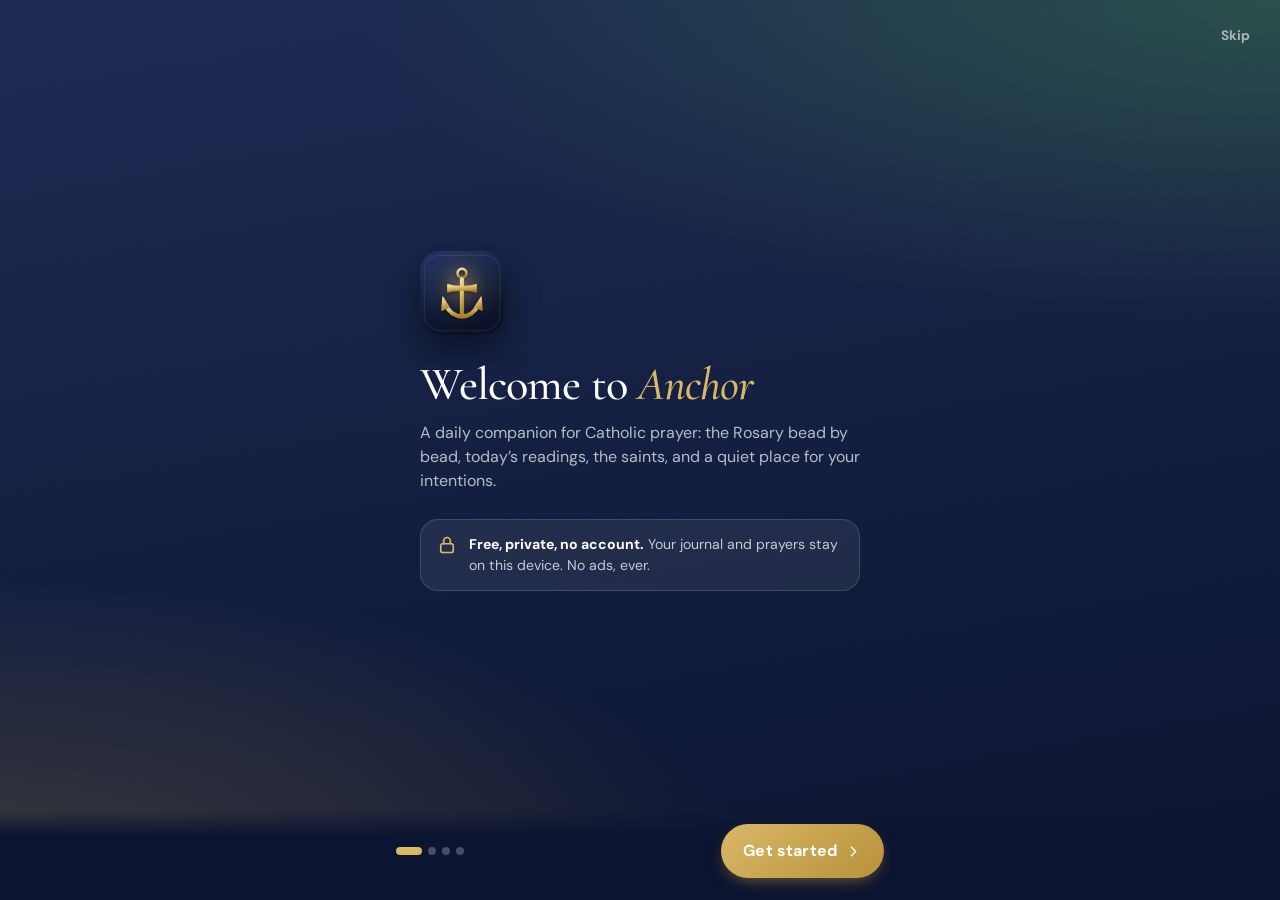
<file: index.html>
<!DOCTYPE html>
<html lang="en" data-theme="auto" data-size="m" data-lit="green">
<head>
<meta charset="UTF-8" />
<meta name="viewport" content="width=device-width, initial-scale=1, viewport-fit=cover" />
<meta name="theme-color" content="#14203f" />
<title>Anchor — Catholic Prayer Companion</title>
<meta name="description" content="Your daily Catholic prayer companion — the guided Rosary, today’s Mass readings, saints, Lectio Divina, a prayer journal, and Ask Anchor." />

<!-- Google tag (gtag.js) -->
<script async src="https://www.googletagmanager.com/gtag/js?id=G-41V16QZ641"></script>
<script>
  window.dataLayer = window.dataLayer || [];
  function gtag(){dataLayer.push(arguments);}
  gtag('js', new Date());
  // The app reports its own page views, one per screen, tab and sheet (see js/analytics.js).
  gtag('config', 'G-41V16QZ641', { send_page_view: false });
</script>

<!-- Testing only: ?today=2026-12-13 makes the app act as if it's that date (Advent days, Christmas, liturgical day).
     Works on localhost and home-network addresses, never on the live site. It sticks for this tab; ?today=off clears it. -->
<script>
  (function () {
    if (!/^(localhost|127\.|10\.|192\.168\.|172\.(1[6-9]|2\d|3[01])\.)|\.local$/.test(location.hostname)) return;
    try {
      var m = /[?&]today=([^&]+)/.exec(location.search);
      if (m) m[1] === 'off' ? sessionStorage.removeItem('anchor:today') : sessionStorage.setItem('anchor:today', m[1]);
      var d = sessionStorage.getItem('anchor:today');
      if (!d || !/^\d{4}-\d{2}-\d{2}$/.test(d)) return;
      var R = Date, now = new R(), target = new R(d + 'T00:00:00');
      target.setHours(now.getHours(), now.getMinutes(), now.getSeconds());
      var off = target - now;
      window.Date = class extends R { constructor(...a) { a.length ? super(...a) : super(R.now() + off); } static now() { return R.now() + off; } };
      document.addEventListener('DOMContentLoaded', function () {
        var b = document.createElement('div');
        b.textContent = 'Test date: ' + new Date().toDateString() + ' · ?today=off to stop';
        b.style.cssText = 'position:fixed;left:50%;top:calc(env(safe-area-inset-top) + 4px);transform:translateX(-50%);z-index:999;padding:4px 10px;border-radius:999px;background:#b03a43;color:#fff;font:600 11px/1.4 system-ui,sans-serif;pointer-events:none;white-space:nowrap';
        document.body.append(b);
      });
    } catch (e) {}
  })();
</script>

<!-- Apply saved theme before first paint (no flash) -->
<script>
  (function () {
    try {
      var g = function (k) { var v = localStorage.getItem('anchor:' + k); return v ? JSON.parse(v) : null; };
      var r = document.documentElement;
      var legacyDark = localStorage.getItem('darkMode');
      r.dataset.theme = g('theme') || (legacyDark === 'true' ? 'dark' : 'auto');
      r.dataset.size = g('size') || 'm';
      r.dataset.lit = g('lastLit') || 'green';
    } catch (e) {}
  })();
</script>

<!-- PWA -->
<link rel="canonical" href="https://faithanchor.net/" />
<link rel="manifest" href="manifest.json" />
<meta name="apple-mobile-web-app-capable" content="yes" />
<meta name="mobile-web-app-capable" content="yes" />
<meta name="apple-mobile-web-app-status-bar-style" content="black-translucent" />
<meta name="apple-mobile-web-app-title" content="Anchor" />
<link rel="apple-touch-icon" href="icons/apple-touch-icon.png" />
<link rel="icon" href="icons/favicon.svg" type="image/svg+xml" />
<link rel="icon" href="icons/favicon-32.png" type="image/png" sizes="32x32" />

<!-- Open Graph -->
<meta property="og:type" content="website" />
<meta property="og:site_name" content="Anchor" />
<meta property="og:locale" content="en_US" />
<meta property="og:title" content="Anchor — Catholic Prayer Companion" />
<meta property="og:description" content="Pray the Rosary bead by bead, read today’s Mass readings, meet the saints, and keep a prayer journal." />
<meta property="og:url" content="https://faithanchor.net/" />
<meta property="og:image" content="https://faithanchor.net/icons/og-image.jpg" />
<meta property="og:image:secure_url" content="https://faithanchor.net/icons/og-image.jpg" />
<meta property="og:image:type" content="image/jpeg" />
<meta property="og:image:width" content="1200" />
<meta property="og:image:height" content="630" />
<meta property="og:image:alt" content="Anchor — a gold anchor-cross on navy, with the words Catholic Prayer Companion" />

<!-- Twitter Card -->
<meta name="twitter:card" content="summary_large_image" />
<meta name="twitter:title" content="Anchor — Catholic Prayer Companion" />
<meta name="twitter:description" content="Pray the Rosary bead by bead, read today’s Mass readings, meet the saints, and keep a prayer journal." />
<meta name="twitter:image" content="https://faithanchor.net/icons/og-image.jpg" />
<meta name="twitter:image:alt" content="Anchor — a gold anchor-cross on navy, with the words Catholic Prayer Companion" />

<!-- Structured data for search engines -->
<script type="application/ld+json">
{
  "@context": "https://schema.org",
  "@type": "WebApplication",
  "name": "Anchor",
  "alternateName": "Anchor — Catholic Prayer Companion",
  "url": "https://faithanchor.net/",
  "description": "A free daily Catholic prayer companion: the guided Rosary, today’s Mass readings, saints, Lectio Divina, a prayer journal, and Ask Anchor.",
  "applicationCategory": "LifestyleApplication",
  "operatingSystem": "Any (web browser; installable on iPhone, Android and desktop)",
  "browserRequirements": "Requires JavaScript",
  "inLanguage": "en",
  "isAccessibleForFree": true,
  "offers": { "@type": "Offer", "price": "0", "priceCurrency": "USD" },
  "image": "https://faithanchor.net/icons/og-image.jpg",
  "screenshot": "https://faithanchor.net/screenshots/hero.webp",
  "author": { "@type": "Person", "name": "William Cain", "url": "https://williamcain.net" }
}
</script>

<link rel="preconnect" href="https://fonts.googleapis.com">
<link rel="preconnect" href="https://fonts.gstatic.com" crossorigin>
<link href="https://fonts.googleapis.com/css2?family=Cinzel:wght@500;600;700&family=Cormorant+Garamond:ital,wght@0,400;0,500;0,600;0,700;1,400;1,500&family=DM+Sans:opsz,wght@9..40,400;9..40,500;9..40,600;9..40,700;9..40,800&display=swap" rel="stylesheet">
<link rel="stylesheet" href="css/tokens.css" />
<link rel="stylesheet" href="css/app.css" />
<link rel="stylesheet" href="css/doc.css" />
<link rel="modulepreload" href="js/app.js" />
<link rel="modulepreload" href="js/screens/today.js" />
</head>
<body>
  <!-- Shared SVG paint servers -->
  <svg width="0" height="0" style="position:absolute" aria-hidden="true">
    <defs>
      <linearGradient id="ringGrad" x1="0" y1="0" x2="1" y2="1">
        <stop offset="0%" stop-color="#e6c77d"/><stop offset="100%" stop-color="#b8913a"/>
      </linearGradient>
      <radialGradient id="sealGold" cx="35%" cy="30%" r="80%">
        <stop offset="0%" stop-color="#f6e0a3"/><stop offset="55%" stop-color="#c9a449"/><stop offset="100%" stop-color="#8a6825"/>
      </radialGradient>
    </defs>
  </svg>

  <div class="app">
    <main>
      <section class="screen" data-screen="today" aria-label="Today"></section>
      <section class="screen" data-screen="pray" aria-label="Pray"></section>
      <section class="screen" data-screen="ask" aria-label="Ask Anchor"></section>
      <section class="screen" data-screen="journal" aria-label="Journal"></section>
      <section class="screen" data-screen="me" aria-label="Me"></section>
    </main>
    <nav class="tabbar" aria-label="Main"></nav>
  </div>

  <div class="sheet-wrap" id="sheet" aria-hidden="true">
    <div class="sheet-scrim"></div>
    <div class="sheet" role="dialog" aria-modal="true" aria-labelledby="sheet-title">
      <div class="sheet-grab" aria-hidden="true"></div>
      <div class="sheet-head">
        <button class="icon-btn sheet-back" aria-label="Back" hidden></button>
        <h2 class="sheet-title" id="sheet-title"></h2>
        <button class="icon-btn sheet-close" aria-label="Close"></button>
      </div>
      <div class="sheet-body"></div>
      <div class="sheet-foot" hidden></div>
    </div>
  </div>

  <div class="toast" id="toast" role="status" aria-live="polite"></div>

  <noscript><p style="padding:24px;text-align:center;font-family:sans-serif">Anchor needs JavaScript to run.</p></noscript>

  <script type="module" src="js/app.js"></script>
</body>
</html>
</file>
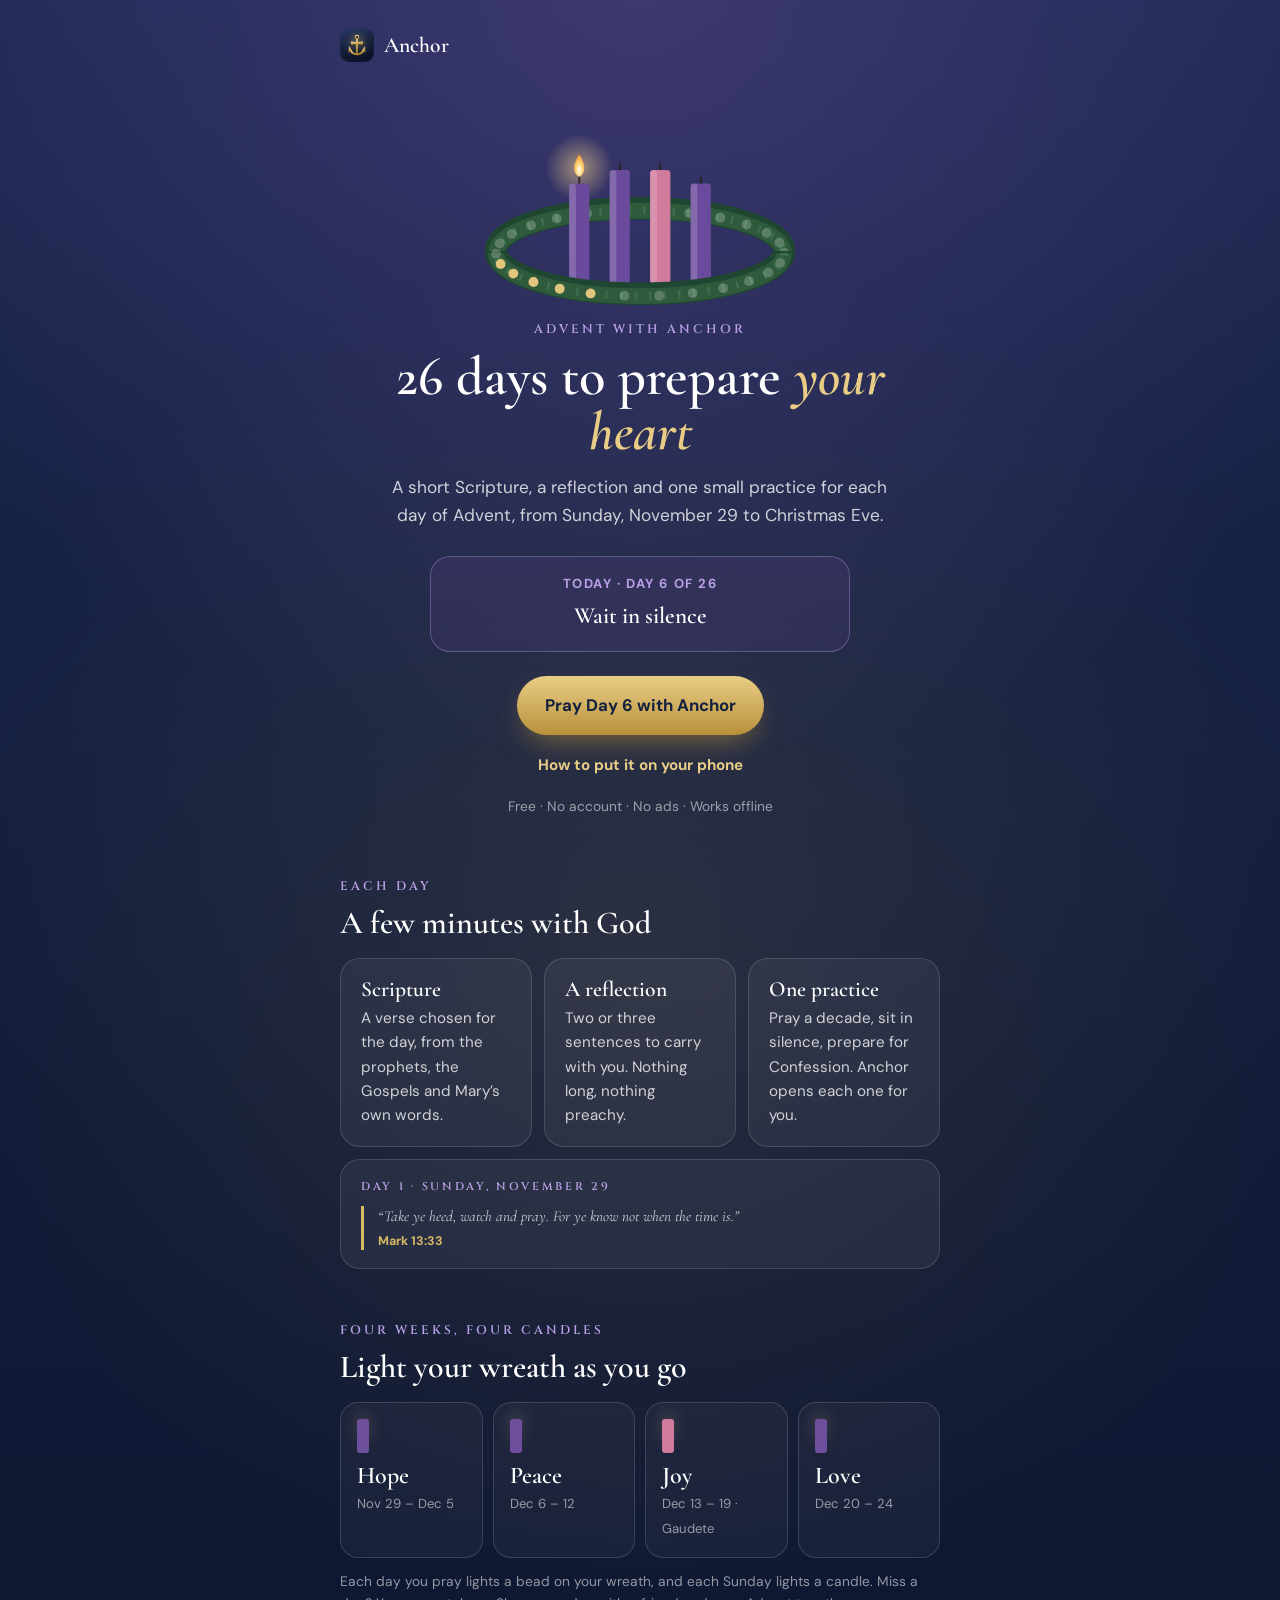
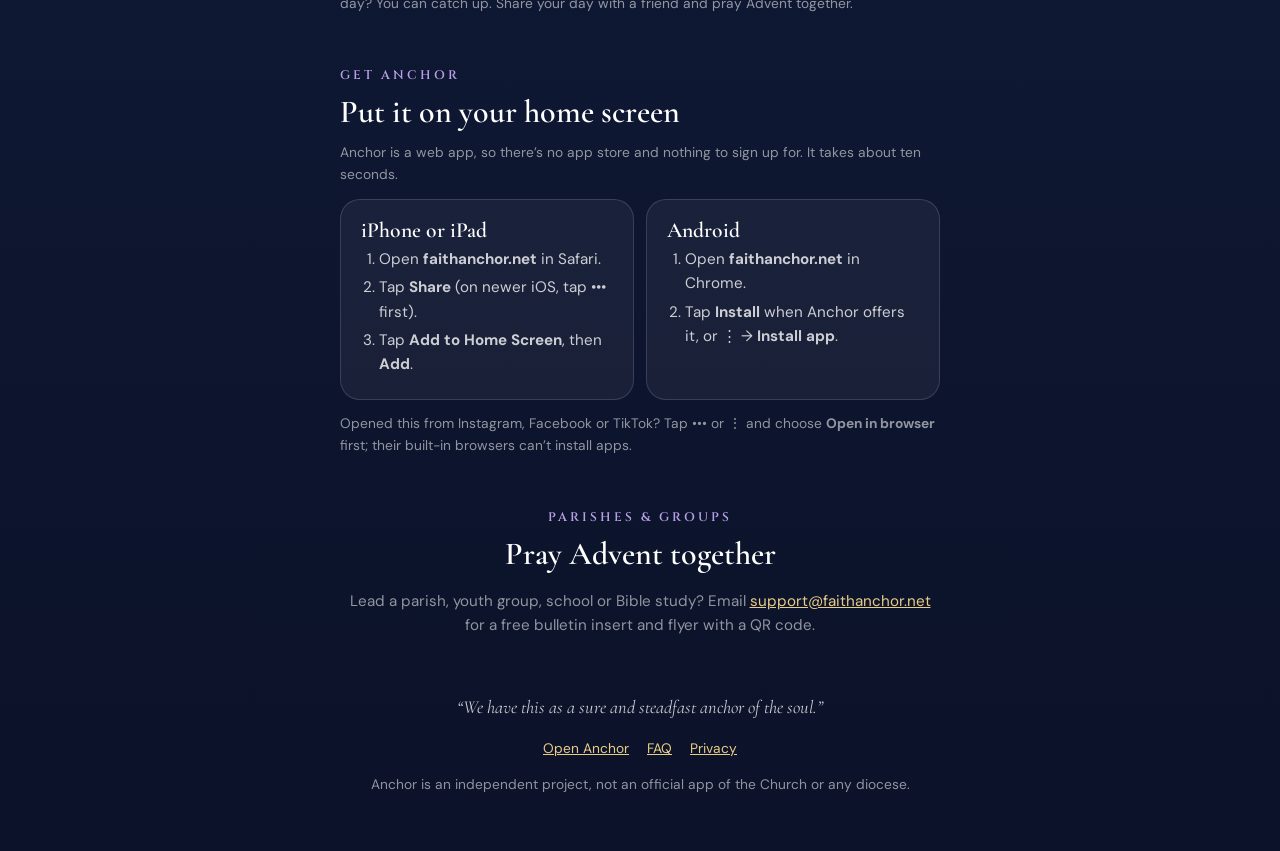
<file: advent/index.html>
<!DOCTYPE html>
<html lang="en">
<head>
<meta charset="UTF-8" />
<meta name="viewport" content="width=device-width, initial-scale=1, viewport-fit=cover" />
<meta name="theme-color" content="#14203f" />
<title>Advent with Anchor · 26 days of prayer</title>
<meta name="description" content="Pray through Advent with Anchor: a short Scripture, a reflection and one small practice each day from November 29 to Christmas Eve. Free, no account, no ads." />
<link rel="canonical" href="https://faithanchor.net/advent/" />
<link rel="icon" href="/icons/favicon.svg" type="image/svg+xml" />
<link rel="apple-touch-icon" href="/icons/apple-touch-icon.png" />

<meta property="og:type" content="website" />
<meta property="og:site_name" content="Anchor" />
<meta property="og:title" content="Advent with Anchor · 26 days of prayer" />
<meta property="og:description" content="A short Scripture, a reflection and one small practice each day of Advent. Begins Sunday, November 29. Free, no account, no ads." />
<meta property="og:url" content="https://faithanchor.net/advent/" />
<meta property="og:image" content="https://faithanchor.net/icons/og-advent.jpg" />
<meta property="og:image:width" content="1200" />
<meta property="og:image:height" content="630" />
<meta property="og:image:alt" content="An Advent wreath with four candles and the words Advent with Anchor, 26 days of prayer" />
<meta name="twitter:card" content="summary_large_image" />
<meta name="twitter:title" content="Advent with Anchor · 26 days of prayer" />
<meta name="twitter:description" content="A short Scripture, a reflection and one small practice each day of Advent. Begins Sunday, November 29." />
<meta name="twitter:image" content="https://faithanchor.net/icons/og-advent.jpg" />

<!-- Google tag (gtag.js) -->
<script async src="https://www.googletagmanager.com/gtag/js?id=G-41V16QZ641"></script>
<script>
  window.dataLayer = window.dataLayer || [];
  function gtag(){dataLayer.push(arguments);}
  gtag('js', new Date());
  // Visits from anywhere but the live site count as debug traffic (GA treats even debug_mode: false as on).
  var gaConfig = {};
  if (!/(^|\.)faithanchor\.net$|\.github\.io$/.test(location.hostname) || /[?&]ga_debug/.test(location.search)) gaConfig.debug_mode = true;
  gtag('config', 'G-41V16QZ641', gaConfig);
</script>

<link rel="preconnect" href="https://fonts.googleapis.com">
<link rel="preconnect" href="https://fonts.gstatic.com" crossorigin>
<link href="https://fonts.googleapis.com/css2?family=Cinzel:wght@600&family=Cormorant+Garamond:ital,wght@0,500;0,600;1,500;1,600&family=DM+Sans:opsz,wght@9..40,400;9..40,500;9..40,700&display=swap" rel="stylesheet">
<style>
  :root { --navy: #14203f; --gold: #d9b866; --gold-2: #e9cd86; --violet: #6d4f9e; --violet-l: #b9a0e6; --rose: #d07a9c; --ink: #fff; --ink-2: rgba(255,255,255,.78); --ink-3: rgba(255,255,255,.55); --line: rgba(255,255,255,.14); }
  * { box-sizing: border-box; margin: 0; padding: 0; }
  html { -webkit-text-size-adjust: 100%; }
  body {
    font-family: 'DM Sans', -apple-system, BlinkMacSystemFont, 'Segoe UI', sans-serif; color: var(--ink); line-height: 1.6;
    background:
      radial-gradient(110% 50% at 50% 0%, rgba(109,79,158,.42), transparent 62%),
      radial-gradient(80% 40% at 50% 38%, rgba(217,184,102,.12), transparent 70%),
      linear-gradient(180deg, #1a2850 0%, #111b38 45%, #0b1229 100%);
    background-color: #0b1229; min-height: 100vh;
  }
  .wrap { max-width: 640px; margin: 0 auto; padding: calc(env(safe-area-inset-top) + 28px) 20px 56px; }
  .top { display: flex; align-items: center; gap: 10px; text-decoration: none; color: var(--ink); }
  .top img { width: 34px; height: 34px; border-radius: 9px; }
  .top b { font-family: 'Cormorant Garamond', serif; font-size: 1.35rem; font-weight: 600; }
  .eyebrow { font-family: 'Cinzel', serif; font-weight: 600; font-size: .78rem; letter-spacing: .24em; text-transform: uppercase; color: var(--violet-l); }
  .hero { text-align: center; padding: 26px 0 8px; }
  .wreath { display: block; width: 100%; max-width: 360px; margin: 0 auto 6px; overflow: visible; }
  .flame { transform-box: fill-box; transform-origin: 50% 100%; animation: flick 1.4s ease-in-out infinite alternate; }
  @keyframes flick { to { transform: scale(.94, 1.08) skewX(2deg); } }
  @media (prefers-reduced-motion: reduce) { .flame { animation: none; } }
  h1 { font-family: 'Cormorant Garamond', serif; font-weight: 600; font-size: clamp(2.4rem, 9vw, 3.4rem); line-height: 1.02; margin: 10px 0 14px; }
  h1 em { color: var(--gold-2); }
  .lede { font-size: 1.08rem; color: var(--ink-2); max-width: 30em; margin: 0 auto; }
  .count { margin: 26px auto 0; max-width: 420px; padding: 16px 18px; border-radius: 20px; border: 1px solid rgba(185,160,230,.35); background: rgba(109,79,158,.16); }
  .count .when { font-weight: 700; color: var(--violet-l); font-size: .82rem; letter-spacing: .12em; text-transform: uppercase; }
  .count .t { display: flex; justify-content: center; gap: 18px; margin-top: 8px; }
  .count .t div { min-width: 56px; }
  .count .t b { display: block; font-family: 'Cormorant Garamond', serif; font-size: 2.3rem; font-weight: 600; line-height: 1; font-variant-numeric: lining-nums tabular-nums; }
  .count .t span { font-size: .72rem; color: var(--ink-3); text-transform: uppercase; letter-spacing: .1em; }
  .count .today { font-family: 'Cormorant Garamond', serif; font-size: 1.45rem; font-weight: 600; margin-top: 4px; }
  .cta { display: flex; flex-direction: column; gap: 10px; align-items: center; margin-top: 24px; }
  .btn { display: inline-flex; align-items: center; justify-content: center; gap: 8px; min-width: 240px; padding: 16px 28px; border-radius: 999px; font-weight: 700; font-size: 1.05rem; text-decoration: none; }
  .btn-gold { background: linear-gradient(180deg, var(--gold-2), #b8913a); color: var(--navy); box-shadow: 0 12px 30px -10px rgba(184,145,58,.7); }
  .btn-ghost { color: var(--gold-2); font-size: .95rem; padding: 8px; }
  .free { margin-top: 10px; font-size: .86rem; color: var(--ink-3); }
  section { margin-top: 52px; }
  h2 { font-family: 'Cormorant Garamond', serif; font-weight: 600; font-size: 2rem; line-height: 1.1; margin: 8px 0 18px; }
  .grid { display: grid; gap: 12px; }
  .card { border: 1px solid var(--line); background: rgba(255,255,255,.05); border-radius: 20px; padding: 18px 20px; }
  .card h3 { font-family: 'Cormorant Garamond', serif; font-weight: 600; font-size: 1.35rem; line-height: 1.15; margin-bottom: 4px; }
  .card p { color: var(--ink-2); font-size: .95rem; }
  .verse { font-family: 'Cormorant Garamond', serif; font-style: italic; font-size: 1.3rem; line-height: 1.4; border-left: 3px solid var(--gold); padding-left: 14px; margin-top: 10px; color: #fff; }
  .verse cite { display: block; font-family: 'DM Sans', sans-serif; font-style: normal; font-size: .78rem; font-weight: 700; color: var(--gold); margin-top: 6px; }
  .weeks { display: grid; grid-template-columns: repeat(2, 1fr); gap: 10px; }
  .wk { border-radius: 18px; padding: 16px; border: 1px solid var(--line); background: rgba(255,255,255,.04); }
  .wk i { display: block; width: 12px; height: 34px; border-radius: 3px; background: var(--violet); margin-bottom: 10px; box-shadow: 0 -10px 16px -4px rgba(255,214,140,.5); }
  .wk.rose i { background: var(--rose); }
  .wk b { font-family: 'Cormorant Garamond', serif; font-size: 1.5rem; font-weight: 600; display: block; line-height: 1.1; }
  .wk span { font-size: .82rem; color: var(--ink-3); }
  .steps { display: grid; gap: 12px; }
  .steps ol { padding-left: 1.2em; color: var(--ink-2); font-size: .95rem; }
  .steps li { margin-bottom: 4px; }
  .note { font-size: .86rem; color: var(--ink-3); margin-top: 12px; }
  a { color: var(--gold-2); }
  .parish { text-align: center; }
  footer { margin-top: 56px; text-align: center; color: var(--ink-3); font-size: .86rem; }
  footer q { display: block; font-family: 'Cormorant Garamond', serif; font-style: italic; font-size: 1.15rem; color: var(--ink-2); margin-bottom: 14px; }
  footer nav { display: flex; gap: 18px; justify-content: center; }
  @media (min-width: 560px) { .grid { grid-template-columns: repeat(3, 1fr); } .steps { grid-template-columns: 1fr 1fr; } .weeks { grid-template-columns: repeat(4, 1fr); } }
</style>
</head>
<body>
<div class="wrap">
  <a class="top" href="/"><img src="/icons/icon.svg" alt="" width="34" height="34"><b>Anchor</b></a>

  <div class="hero">
    <svg class="wreath" viewBox="0 0 320 200" role="img" aria-label="An Advent wreath with four candles" id="wreath"></svg>
    <div class="eyebrow">Advent with Anchor</div>
    <h1>26 days to prepare <em>your heart</em></h1>
    <p class="lede">A short Scripture, a reflection and one small practice for each day of Advent, from Sunday, November 29 to Christmas Eve.</p>
    <div class="count" id="count" aria-live="polite">
      <div class="when">Begins Sunday, November 29</div>
      <div class="t"><div><b data-d>–</b><span>days</span></div><div><b data-h>–</b><span>hours</span></div><div><b data-m>–</b><span>min</span></div></div>
    </div>
    <div class="cta">
      <a class="btn btn-gold" id="start" href="/?open=advent">Start Advent with Anchor</a>
      <a class="btn btn-ghost" href="#install">How to put it on your phone</a>
    </div>
    <p class="free">Free · No account · No ads · Works offline</p>
  </div>

  <section>
    <div class="eyebrow">Each day</div>
    <h2>A few minutes with God</h2>
    <div class="grid">
      <div class="card"><h3>Scripture</h3><p>A verse chosen for the day, from the prophets, the Gospels and Mary’s own words.</p></div>
      <div class="card"><h3>A reflection</h3><p>Two or three sentences to carry with you. Nothing long, nothing preachy.</p></div>
      <div class="card"><h3>One practice</h3><p>Pray a decade, sit in silence, prepare for Confession. Anchor opens each one for you.</p></div>
    </div>
    <div class="card" style="margin-top:12px">
      <div class="eyebrow" style="font-size:.7rem">Day 1 · Sunday, November 29</div>
      <p class="verse">“Take ye heed, watch and pray. For ye know not when the time is.”<cite>Mark 13:33</cite></p>
    </div>
  </section>

  <section>
    <div class="eyebrow">Four weeks, four candles</div>
    <h2>Light your wreath as you go</h2>
    <div class="weeks">
      <div class="wk"><i></i><b>Hope</b><span>Nov 29 – Dec 5</span></div>
      <div class="wk"><i></i><b>Peace</b><span>Dec 6 – 12</span></div>
      <div class="wk rose"><i></i><b>Joy</b><span>Dec 13 – 19 · Gaudete</span></div>
      <div class="wk"><i></i><b>Love</b><span>Dec 20 – 24</span></div>
    </div>
    <p class="note">Each day you pray lights a bead on your wreath, and each Sunday lights a candle. Miss a day? You can catch up. Share your day with a friend and pray Advent together.</p>
  </section>

  <section id="install">
    <div class="eyebrow">Get Anchor</div>
    <h2>Put it on your home screen</h2>
    <p class="note" style="margin:-6px 0 14px">Anchor is a web app, so there’s no app store and nothing to sign up for. It takes about ten seconds.</p>
    <div class="steps">
      <div class="card"><h3>iPhone or iPad</h3><ol><li>Open <b>faithanchor.net</b> in Safari.</li><li>Tap <b>Share</b> (on newer iOS, tap ••• first).</li><li>Tap <b>Add to Home Screen</b>, then <b>Add</b>.</li></ol></div>
      <div class="card"><h3>Android</h3><ol><li>Open <b>faithanchor.net</b> in Chrome.</li><li>Tap <b>Install</b> when Anchor offers it, or ⋮ → <b>Install app</b>.</li></ol></div>
    </div>
    <p class="note">Opened this from Instagram, Facebook or TikTok? Tap ••• or ⋮ and choose <b>Open in browser</b> first; their built-in browsers can’t install apps.</p>
  </section>

  <section class="parish">
    <div class="eyebrow">Parishes &amp; groups</div>
    <h2>Pray Advent together</h2>
    <p class="note" style="font-size:.95rem">Lead a parish, youth group, school or Bible study? Email <a href="mailto:support@faithanchor.net?subject=Advent%20bulletin%20insert">support@faithanchor.net</a> for a free bulletin insert and flyer with a QR code.</p>
  </section>

  <footer>
    <q>We have this as a sure and steadfast anchor of the soul.</q>
    <nav><a href="/">Open Anchor</a><a href="/faq.html">FAQ</a><a href="/privacy.html">Privacy</a></nav>
    <p style="margin-top:14px">Anchor is an independent project, not an official app of the Church or any diocese.</p>
  </footer>
</div>

<script>
  // Testing only (same as the app): ?today=2026-12-13 acts as that date on localhost / home-network addresses.
  (function () {
    if (!/^(localhost|127\.|10\.|192\.168\.|172\.(1[6-9]|2\d|3[01])\.)|\.local$/.test(location.hostname)) return;
    try {
      var m = /[?&]today=([^&]+)/.exec(location.search);
      if (m) m[1] === 'off' ? sessionStorage.removeItem('anchor:today') : sessionStorage.setItem('anchor:today', m[1]);
      var d = sessionStorage.getItem('anchor:today');
      if (!d || !/^\d{4}-\d{2}-\d{2}$/.test(d)) return;
      var R = Date, now = new R(), target = new R(d + 'T00:00:00');
      target.setHours(now.getHours(), now.getMinutes(), now.getSeconds());
      var off = target - now;
      window.Date = class extends R { constructor(...a) { a.length ? super(...a) : super(R.now() + off); } static now() { return R.now() + off; } };
    } catch (e) {}
  })();
</script>
<script>
  // Advent 2026: Sun Nov 29 – Thu Dec 24 (local time).
  var START = new Date(2026, 10, 29), CHRISTMAS = new Date(2026, 11, 25), TOTAL = 26;
  var TITLES = ['Stay awake','Come, follow Me','A great light','Strength renewed','Waiting for God','Wait in silence','From the root of Jesse','Prepare the way','Prince of Peace','Full of grace','Come to Me','My peace I give you','Peace beyond understanding','My soul magnifies the Lord','Rejoice','The desert will bloom','He rejoices over you','Be it done to me','God with us','Do not be afraid','Nothing is impossible','Fear not, Mary','Blessed is she who believed','He has done great things','He loved us first','Born for you'];
  function dayNum(now) { var d = new Date(now.getFullYear(), now.getMonth(), now.getDate()); return Math.round((d - START) / 864e5) + 1; }

  // Wreath: candles light as each Sunday arrives (same drawing as the app's).
  (function () {
    var n = dayNum(new Date()), s = '';
    s += '<defs><radialGradient id="flm" cx=".5" cy=".7" r=".6"><stop offset="0" stop-color="#fff"/><stop offset=".35" stop-color="#ffe39a"/><stop offset="1" stop-color="#f6a53c"/></radialGradient>' +
      '<radialGradient id="hal" cx=".5" cy=".5" r=".5"><stop offset="0" stop-color="rgba(255,214,140,.55)"/><stop offset="1" stop-color="rgba(255,214,140,0)"/></radialGradient></defs>';
    // Back half of the ring, then the candles, then the front half over their feet (so they stand in the wreath).
    function ring(back) {
      var x0 = back ? 32 : 288, x1 = back ? 288 : 32, arc = function (dy, w, paint) { return '<path d="M' + x0 + ' ' + (146 + dy) + ' A128 38 0 0 1 ' + x1 + ' ' + (146 + dy) + '" fill="none" stroke-width="' + w + '" ' + paint + '/>'; };
      return arc(-2, 20, 'stroke="#1f4630"') + arc(0, 14, 'stroke="#2f5a3c"') + arc(0, 7, 'stroke="#3e7350" stroke-dasharray="2 11" opacity=".9"');
    }
    function beads(back) {
      var b = '';
      for (var k = 1; k <= TOTAL; k++) {
        var a = Math.PI / 2 + .35 + (k - 1) * 2 * Math.PI / TOTAL;
        if ((Math.sin(a) < 0) !== back) continue;
        b += '<circle cx="' + (160 + 128 * Math.cos(a)).toFixed(1) + '" cy="' + (146 + 38 * Math.sin(a)).toFixed(1) + '" r="4.4" fill="' + (k < n ? '#e2c57c' : 'rgba(255,255,255,.22)') + '"/>';
      }
      return b;
    }
    s += ring(true) + beads(true);
    [[106, 62, '#6a4a9c'], [142, 74, '#6a4a9c'], [178, 74, '#d07a9c'], [214, 62, '#6a4a9c']].forEach(function (c, i) {
      var x = c[0], top = 146 - c[1], h = 178 - top;
      if (n >= i * 7 + 1) s += '<circle cx="' + x + '" cy="' + (top - 14) + '" r="30" fill="url(#hal)"/>';
      s += '<rect x="' + (x - 9) + '" y="' + top + '" width="18" height="' + h + '" rx="3" fill="' + c[2] + '"/><rect x="' + (x - 9) + '" y="' + top + '" width="6" height="' + h + '" rx="3" fill="rgba(255,255,255,.18)"/>' +
        '<line x1="' + x + '" y1="' + top + '" x2="' + x + '" y2="' + (top - 6) + '" stroke="#2a2320" stroke-width="1.6"/>';
      if (n >= i * 7 + 1) s += '<path class="flame" d="M' + x + ' ' + (top - 26) + ' C' + (x + 6) + ' ' + (top - 17) + ' ' + (x + 6) + ' ' + (top - 9) + ' ' + x + ' ' + (top - 6) + ' C' + (x - 6) + ' ' + (top - 9) + ' ' + (x - 6) + ' ' + (top - 17) + ' ' + x + ' ' + (top - 26) + 'Z" fill="url(#flm)"/>';
    });
    s += ring(false) + beads(false);
    document.getElementById('wreath').innerHTML = s;
  })();

  // Countdown before Advent; today's day during it; Christmas after.
  (function tick() {
    var now = new Date(), box = document.getElementById('count'), n = dayNum(now);
    if (n < 1) {
      var ms = START - now;
      box.querySelector('[data-d]').textContent = Math.floor(ms / 864e5);
      box.querySelector('[data-h]').textContent = Math.floor(ms / 36e5) % 24;
      box.querySelector('[data-m]').textContent = Math.floor(ms / 6e4) % 60;
      setTimeout(tick, 30000);
    } else if (n <= TOTAL) {
      box.innerHTML = '<div class="when">Today · Day ' + n + ' of ' + TOTAL + '</div><div class="today">' + TITLES[n - 1] + '</div>';
      document.getElementById('start').textContent = 'Pray Day ' + n + ' with Anchor';
    } else {
      box.innerHTML = '<div class="when">Merry Christmas</div><div class="today">Christ is born. Keep praying with Anchor.</div>';
      document.getElementById('start').textContent = 'Open Anchor';
      document.getElementById('start').href = '/';
    }
  })();

  // Carry the campaign source (utm_*) into the app link.
  (function () {
    var q = new URLSearchParams(location.search), a = document.getElementById('start'), u = new URL(a.href, location.href);
    q.forEach(function (v, k) { if (/^utm_/.test(k)) u.searchParams.set(k, v); });
    a.href = u.pathname + u.search;
  })();
</script>
</body>
</html>
</file>
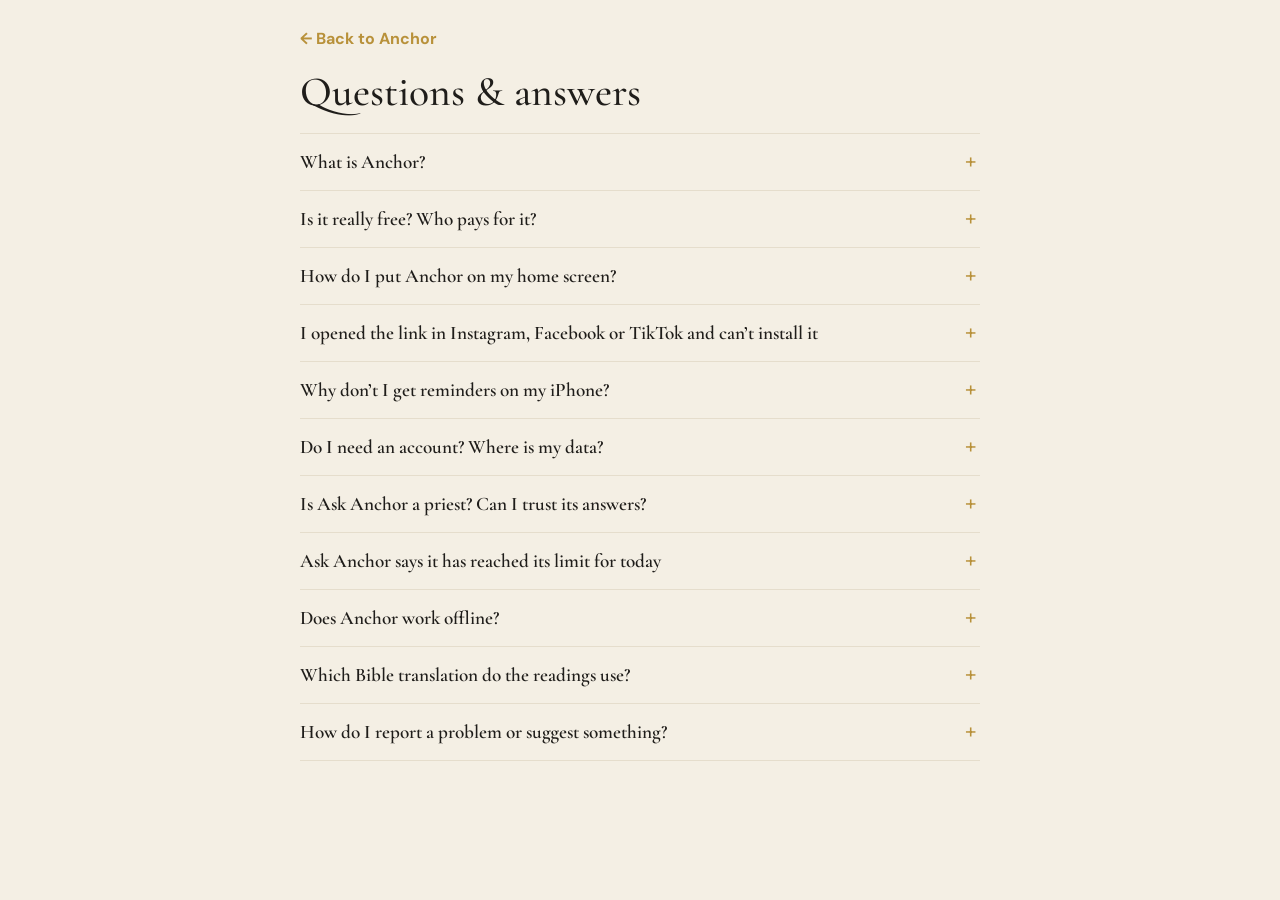
<file: faq.html>
<!DOCTYPE html>
<html lang="en" data-theme="auto">
<head>
<meta charset="UTF-8" />
<meta name="viewport" content="width=device-width, initial-scale=1, viewport-fit=cover" />
<meta name="theme-color" content="#14203f" />
<title>FAQ · Anchor</title>
<meta name="description" content="Common questions about Anchor, the free Catholic prayer app: installing it, reminders, Ask Anchor, your data, and more." />
<link rel="canonical" href="https://faithanchor.net/faq.html" />
<link rel="icon" href="icons/favicon.svg" type="image/svg+xml" />
<!-- Google tag (gtag.js) -->
<script async src="https://www.googletagmanager.com/gtag/js?id=G-41V16QZ641"></script>
<script>
  window.dataLayer = window.dataLayer || [];
  function gtag(){dataLayer.push(arguments);}
  gtag('js', new Date());
  // Visits from anywhere but the live site count as debug traffic (GA treats even debug_mode: false as on).
  var gaConfig = {};
  if (!/(^|\.)faithanchor\.net$|\.github\.io$/.test(location.hostname) || /[?&]ga_debug/.test(location.search)) gaConfig.debug_mode = true;
  gtag('config', 'G-41V16QZ641', gaConfig);
</script>
<script>try { var t = JSON.parse(localStorage.getItem('anchor:theme')); if (t) document.documentElement.dataset.theme = t; } catch (e) {}</script>
<link rel="preconnect" href="https://fonts.googleapis.com">
<link rel="preconnect" href="https://fonts.gstatic.com" crossorigin>
<link href="https://fonts.googleapis.com/css2?family=Cormorant+Garamond:wght@500;600&family=DM+Sans:opsz,wght@9..40,400;9..40,600;9..40,700&display=swap" rel="stylesheet">
<link rel="stylesheet" href="css/tokens.css" />
<link rel="stylesheet" href="css/doc.css" />
<style>
  body { margin: 0; background: var(--bg); color: var(--ink); font-family: var(--font-ui); }
  .wrap { max-width: 680px; margin: 0 auto; padding: calc(var(--safe-top) + 20px) 20px 48px; }
  .back { display: inline-flex; align-items: center; gap: 6px; color: var(--gold); font-weight: 700; text-decoration: none; padding: 8px 0; }
  h1 { font-family: var(--font-display); font-weight: 500; font-size: 2.6rem; line-height: 1.05; margin: 14px 0 18px; }
</style>
</head>
<body>
<div class="wrap">
  <a class="back" href="./">← Back to Anchor</a>
  <h1>Questions &amp; answers</h1>
  <article class="doc" data-doc>
    <details>
      <summary>What is Anchor?</summary>
      <p>A free daily companion for Catholic prayer: the Rosary bead by bead, the Divine Mercy Chaplet, today’s Mass readings, the saints, Lectio Divina, the Daily Examen, a prayer journal, and Ask Anchor for questions about the faith.</p>
      <p>It’s an independent project made by William Cain. It isn’t an official app of the Church or of any diocese.</p>
    </details>

    <details>
      <summary>Is it really free? Who pays for it?</summary>
      <p>Yes. No ads, no subscriptions, no paywalls. The server, the AI and the hosting do cost money each month, and they’re paid for by people who choose to chip in on <a href="https://ko-fi.com/williamcain" target="_blank" rel="noopener">Ko-fi</a>. Donating is completely optional and doesn’t unlock anything.</p>
    </details>

    <details>
      <summary>How do I put Anchor on my home screen?</summary>
      <p><b>iPhone or iPad:</b> open faithanchor.net in Safari, tap the Share button (the square with an arrow; in newer versions of iOS, tap ••• first), scroll down, tap <b>Add to Home Screen</b>, then <b>Add</b>.</p>
      <p><b>Android:</b> open it in Chrome and tap <b>Install</b> when Anchor offers it, or open Chrome’s ⋮ menu and tap <b>Install app</b> (or <b>Add to Home screen</b>).</p>
      <p><b>Computer:</b> in Chrome or Edge, click the install icon at the right of the address bar. In Safari on a Mac, choose File → <b>Add to Dock</b>.</p>
      <div class="demos">
        <figure><img src="media/install-iphone.gif" width="405" height="720" loading="lazy" alt="Animation: in Safari, tap Share, then Add to Home Screen, then Add. Anchor appears on the Home Screen."><figcaption>iPhone (Safari)</figcaption></figure>
        <figure><img src="media/install-android.gif" width="405" height="720" loading="lazy" alt="Animation: in Chrome, tap Install Anchor, then Install. Anchor appears on the home screen."><figcaption>Android (Chrome)</figcaption></figure>
      </div>
      <p>The same steps are in the app under Me → About → Install Anchor.</p>
    </details>

    <details>
      <summary>I opened the link in Instagram, Facebook or TikTok and can’t install it</summary>
      <p>Those apps open links in their own built-in browser, which can’t install web apps. Tap the ••• or ⋮ menu at the top of the screen and choose <b>Open in browser</b> (or Open in Safari / Chrome), then follow the steps above.</p>
    </details>

    <details>
      <summary>Why don’t I get reminders on my iPhone?</summary>
      <p>On iPhone, notifications only work once Anchor is added to your Home Screen (iOS 16.4 or later). Open Anchor from the Home Screen icon, then turn on reminders in Me → Reminders and allow notifications when asked.</p>
    </details>

    <details>
      <summary>Do I need an account? Where is my data?</summary>
      <p>No account. Your journal, intentions, streaks and chats are stored only on your device. To move them to a new phone, use Me → <b>Back up</b>, then <b>Restore a backup</b> on the new device. Clearing your browser’s site data erases them, so back up now and then.</p>
      <p>The <a href="privacy.html">Privacy Policy</a> explains exactly what leaves your device and when.</p>
    </details>

    <details>
      <summary>Is Ask Anchor a priest? Can I trust its answers?</summary>
      <p>No, it’s an AI. It’s told to stay faithful to Scripture, Tradition and the Magisterium and to cite the Catechism, but it’s not a priest or a counselor and it can get things wrong. Check anything important with a priest or the Catechism itself. It can’t hear confessions or give absolution.</p>
      <p>If you’re struggling or in danger, please reach out to someone you trust or a crisis line. In the US, call or text 988.</p>
    </details>

    <details>
      <summary>Ask Anchor says it has reached its limit for today</summary>
      <p>To keep Anchor free, the AI has a daily budget shared by everyone. When it runs out, Ask Anchor and “Help me pray” pause until tomorrow. Everything else (prayers, readings, your journal) keeps working.</p>
    </details>

    <details>
      <summary>Does Anchor work offline?</summary>
      <p>Yes, once it has loaded once. Prayers, the Rosary, your journal and any readings already loaded work without a connection. Ask Anchor, new readings and reminders need the internet.</p>
    </details>

    <details>
      <summary>Which Bible translation do the readings use?</summary>
      <p>The reading texts come from the Douay-Rheims translation. Each day also links to the official readings on the USCCB website, which use the New American Bible.</p>
    </details>

    <details>
      <summary>How do I report a problem or suggest something?</summary>
      <p>Email <a href="mailto:support@faithanchor.net">support@faithanchor.net</a>, or use Me → About → Send feedback in the app. Every message is read.</p>
    </details>
  </article>
</div>
</body>
</html>
</file>
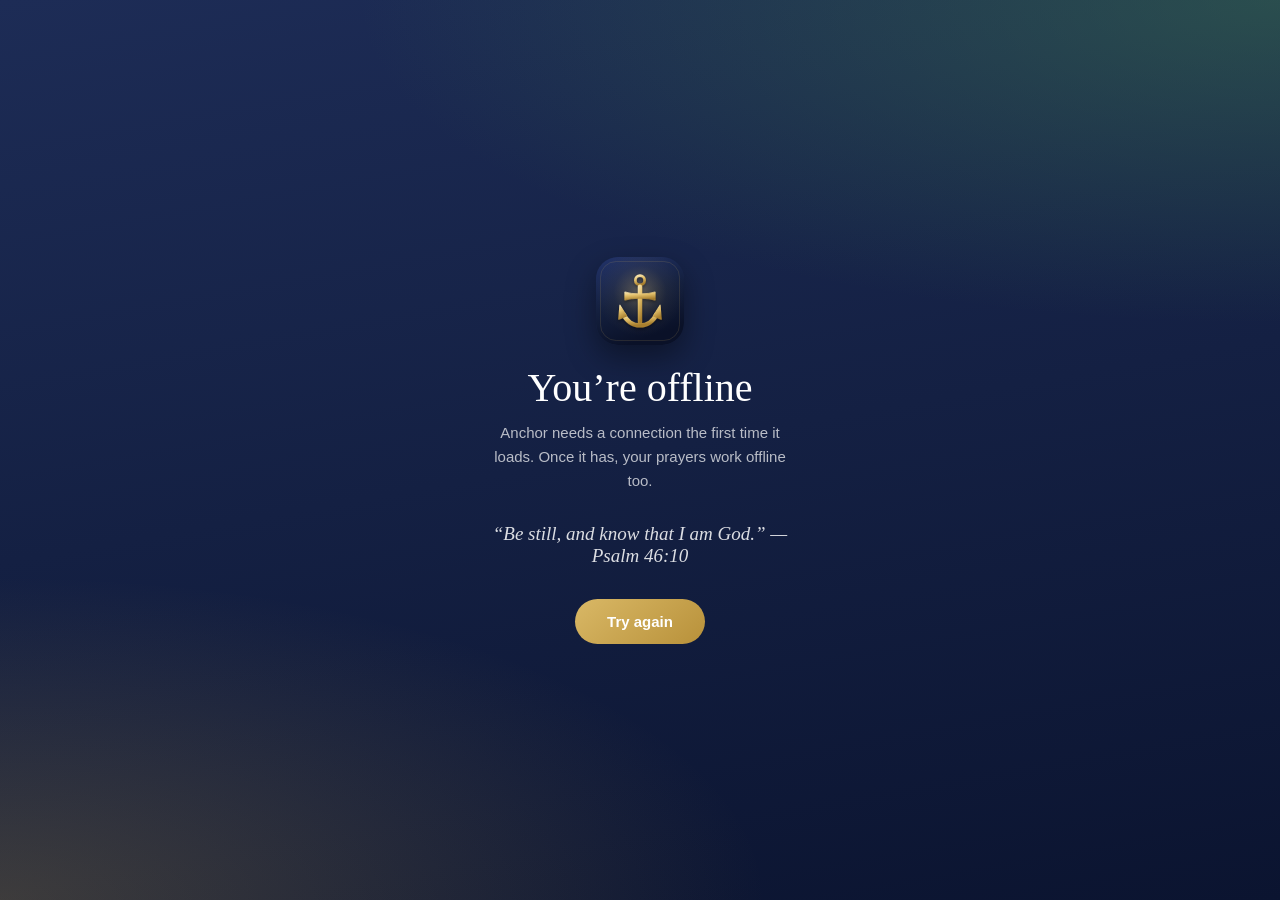
<file: offline.html>
<!DOCTYPE html>
<html lang="en">
<head>
  <meta charset="UTF-8" />
  <meta name="viewport" content="width=device-width, initial-scale=1.0, viewport-fit=cover" />
  <meta name="theme-color" content="#14203f" />
  <title>Offline — Anchor</title>
  <style>
    * { box-sizing: border-box; margin: 0; padding: 0; }
    html, body { height: 100%; }
    body {
      display: grid; place-items: center; text-align: center;
      padding: 32px 24px;
      font-family: 'DM Sans', -apple-system, sans-serif;
      color: #fff;
      background:
        radial-gradient(120% 60% at 100% 0%, rgba(63,125,78,.45), transparent 60%),
        radial-gradient(100% 60% at 0% 100%, rgba(201,164,73,.25), transparent 60%),
        linear-gradient(170deg, #1d2c56, #0b1430);
    }
    .mark { display: block; margin: 0 auto 22px; border-radius: 22px; box-shadow: 0 12px 30px rgba(0,0,0,.4); }
    h1 { font-family: 'Cormorant Garamond', Georgia, serif; font-weight: 500; font-size: 40px; line-height: 1.05; margin-bottom: 12px; }
    p { color: rgba(255,255,255,.7); line-height: 1.6; max-width: 320px; margin: 0 auto 30px; font-size: 15px; }
    blockquote { font-family: 'Cormorant Garamond', Georgia, serif; font-style: italic; font-size: 19px; color: rgba(255,255,255,.85); max-width: 320px; margin: 0 auto 32px; }
    a {
      display: inline-block; padding: 14px 32px; border-radius: 999px;
      background: linear-gradient(140deg, #d9b866, #b8913a); color: #fff;
      font-weight: 700; font-size: 15px; text-decoration: none;
    }
  </style>
</head>
<body>
  <main>
    <img class="mark" src="icons/icon.svg" alt="" width="88" height="88">
    <h1>You’re offline</h1>
    <p>Anchor needs a connection the first time it loads. Once it has, your prayers work offline too.</p>
    <blockquote>“Be still, and know that I am God.” — Psalm 46:10</blockquote>
    <a href="./">Try again</a>
  </main>
</body>
</html>
</file>
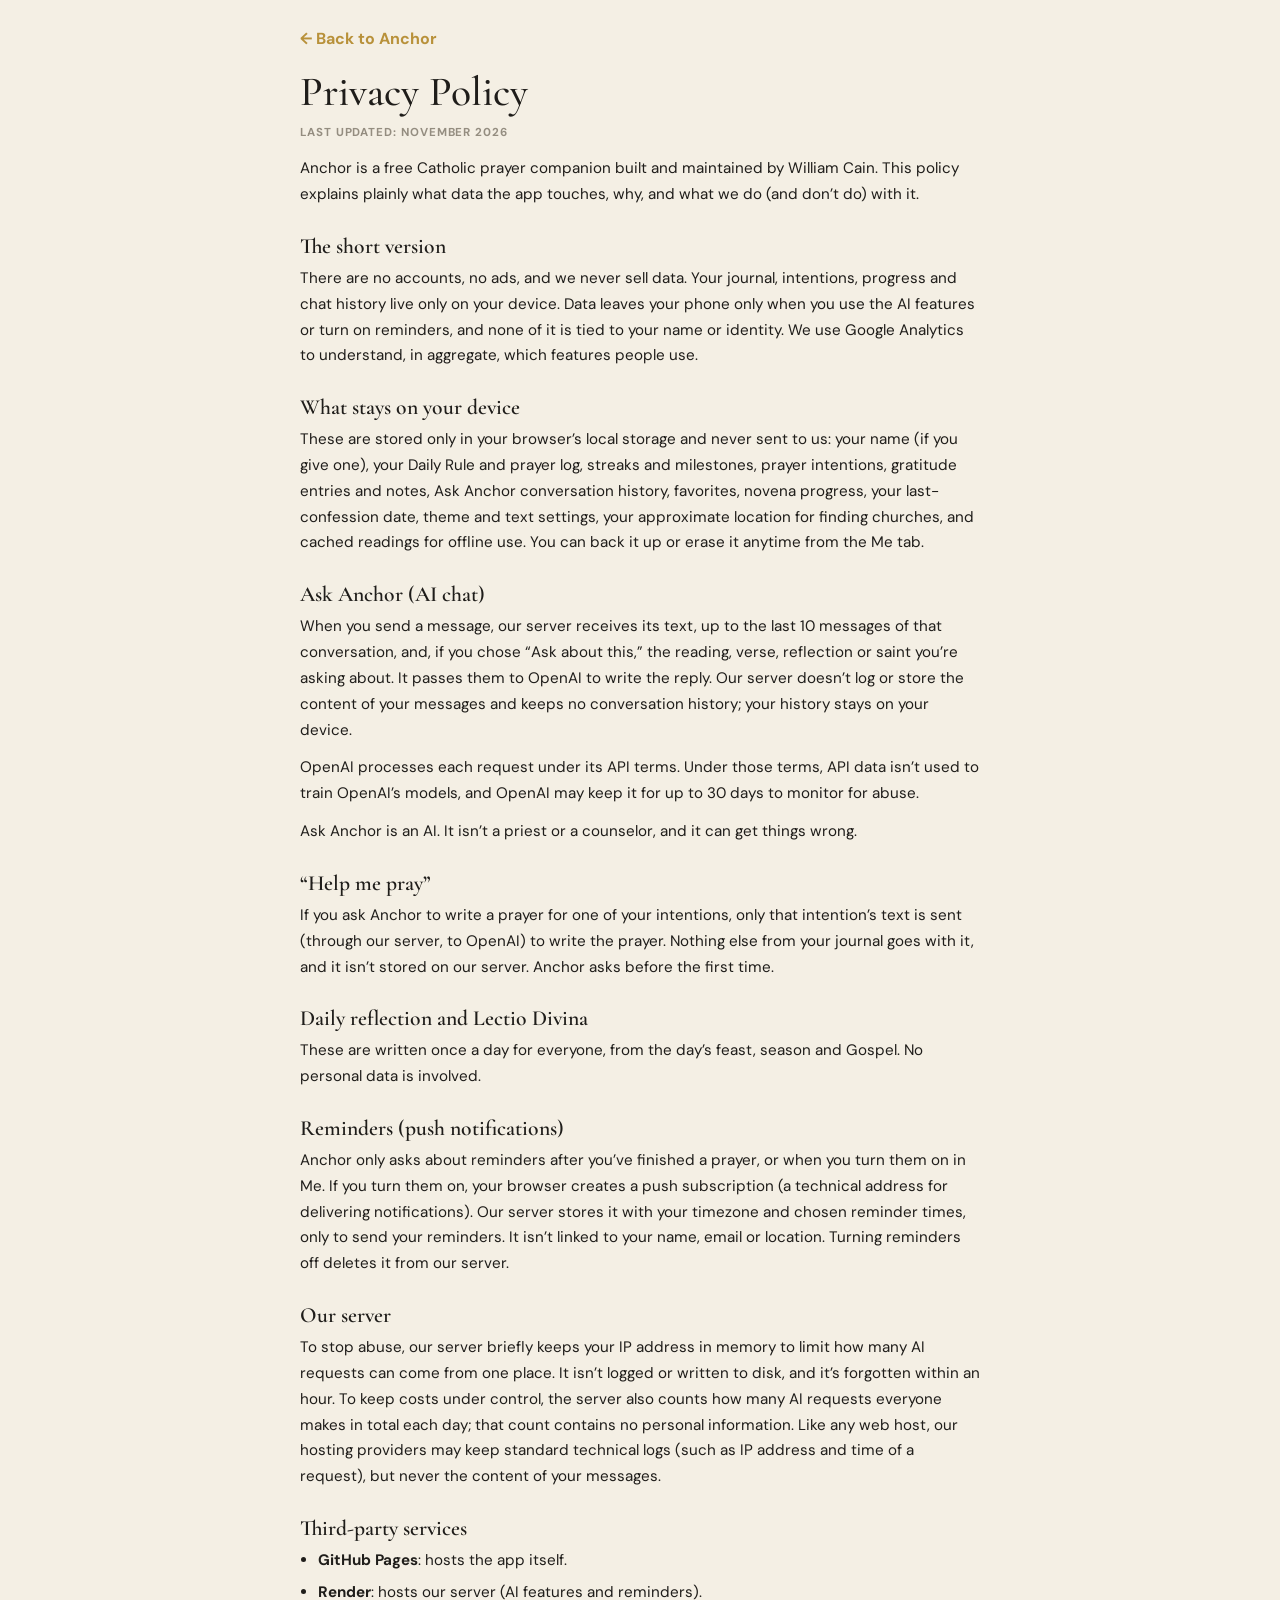
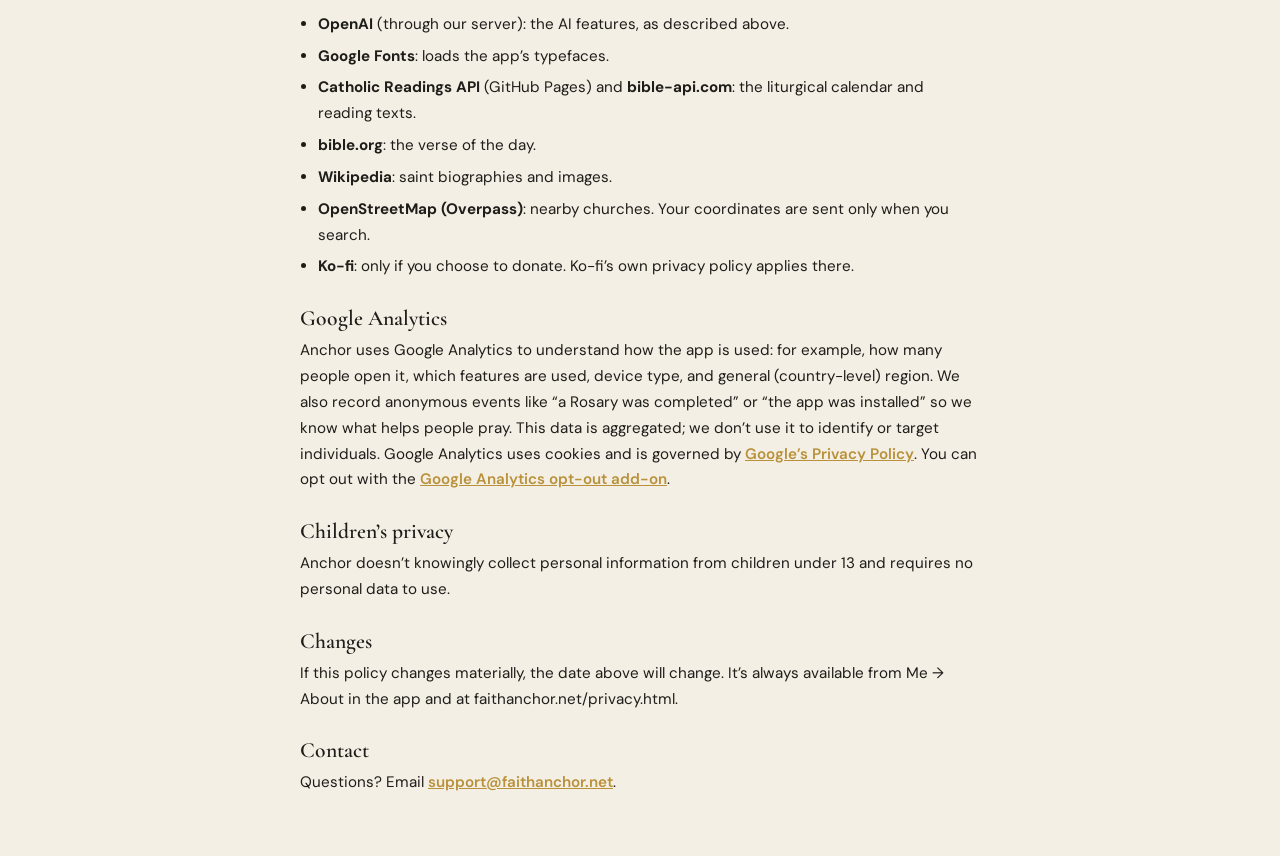
<file: privacy.html>
<!DOCTYPE html>
<html lang="en" data-theme="auto">
<head>
<meta charset="UTF-8" />
<meta name="viewport" content="width=device-width, initial-scale=1, viewport-fit=cover" />
<meta name="theme-color" content="#14203f" />
<title>Privacy Policy · Anchor</title>
<meta name="description" content="What data Anchor, the free Catholic prayer app, touches, why, and what we do (and don’t do) with it." />
<link rel="canonical" href="https://faithanchor.net/privacy.html" />
<link rel="icon" href="icons/favicon.svg" type="image/svg+xml" />
<!-- Google tag (gtag.js) -->
<script async src="https://www.googletagmanager.com/gtag/js?id=G-41V16QZ641"></script>
<script>
  window.dataLayer = window.dataLayer || [];
  function gtag(){dataLayer.push(arguments);}
  gtag('js', new Date());
  // Visits from anywhere but the live site count as debug traffic (GA treats even debug_mode: false as on).
  var gaConfig = {};
  if (!/(^|\.)faithanchor\.net$|\.github\.io$/.test(location.hostname) || /[?&]ga_debug/.test(location.search)) gaConfig.debug_mode = true;
  gtag('config', 'G-41V16QZ641', gaConfig);
</script>
<script>try { var t = JSON.parse(localStorage.getItem('anchor:theme')); if (t) document.documentElement.dataset.theme = t; } catch (e) {}</script>
<link rel="preconnect" href="https://fonts.googleapis.com">
<link rel="preconnect" href="https://fonts.gstatic.com" crossorigin>
<link href="https://fonts.googleapis.com/css2?family=Cormorant+Garamond:wght@500;600&family=DM+Sans:opsz,wght@9..40,400;9..40,600;9..40,700&display=swap" rel="stylesheet">
<link rel="stylesheet" href="css/tokens.css" />
<link rel="stylesheet" href="css/doc.css" />
<style>
  body { margin: 0; background: var(--bg); color: var(--ink); font-family: var(--font-ui); }
  .wrap { max-width: 680px; margin: 0 auto; padding: calc(var(--safe-top) + 20px) 20px 48px; }
  .back { display: inline-flex; align-items: center; gap: 6px; color: var(--gold); font-weight: 700; text-decoration: none; padding: 8px 0; }
  h1 { font-family: var(--font-display); font-weight: 500; font-size: 2.6rem; line-height: 1.05; margin: 14px 0 8px; }
</style>
</head>
<body>
<div class="wrap">
  <a class="back" href="./">← Back to Anchor</a>
  <h1>Privacy Policy</h1>
  <article class="doc" data-doc>
    <p class="updated">Last updated: November 2026</p>
    <p>Anchor is a free Catholic prayer companion built and maintained by William Cain. This policy explains plainly what data the app touches, why, and what we do (and don’t do) with it.</p>

    <h2>The short version</h2>
    <p>There are no accounts, no ads, and we never sell data. Your journal, intentions, progress and chat history live only on your device. Data leaves your phone only when you use the AI features or turn on reminders, and none of it is tied to your name or identity. We use Google Analytics to understand, in aggregate, which features people use.</p>

    <h2>What stays on your device</h2>
    <p>These are stored only in your browser’s local storage and never sent to us: your name (if you give one), your Daily Rule and prayer log, streaks and milestones, prayer intentions, gratitude entries and notes, Ask Anchor conversation history, favorites, novena progress, your last-confession date, theme and text settings, your approximate location for finding churches, and cached readings for offline use. You can back it up or erase it anytime from the Me tab.</p>

    <h2>Ask Anchor (AI chat)</h2>
    <p>When you send a message, our server receives its text, up to the last 10 messages of that conversation, and, if you chose “Ask about this,” the reading, verse, reflection or saint you’re asking about. It passes them to OpenAI to write the reply. Our server doesn’t log or store the content of your messages and keeps no conversation history; your history stays on your device.</p>
    <p>OpenAI processes each request under its API terms. Under those terms, API data isn’t used to train OpenAI’s models, and OpenAI may keep it for up to 30 days to monitor for abuse.</p>
    <p>Ask Anchor is an AI. It isn’t a priest or a counselor, and it can get things wrong.</p>

    <h2>“Help me pray”</h2>
    <p>If you ask Anchor to write a prayer for one of your intentions, only that intention’s text is sent (through our server, to OpenAI) to write the prayer. Nothing else from your journal goes with it, and it isn’t stored on our server. Anchor asks before the first time.</p>

    <h2>Daily reflection and Lectio Divina</h2>
    <p>These are written once a day for everyone, from the day’s feast, season and Gospel. No personal data is involved.</p>

    <h2>Reminders (push notifications)</h2>
    <p>Anchor only asks about reminders after you’ve finished a prayer, or when you turn them on in Me. If you turn them on, your browser creates a push subscription (a technical address for delivering notifications). Our server stores it with your timezone and chosen reminder times, only to send your reminders. It isn’t linked to your name, email or location. Turning reminders off deletes it from our server.</p>

    <h2>Our server</h2>
    <p>To stop abuse, our server briefly keeps your IP address in memory to limit how many AI requests can come from one place. It isn’t logged or written to disk, and it’s forgotten within an hour. To keep costs under control, the server also counts how many AI requests everyone makes in total each day; that count contains no personal information. Like any web host, our hosting providers may keep standard technical logs (such as IP address and time of a request), but never the content of your messages.</p>

    <h2>Third-party services</h2>
    <ul>
      <li><b>GitHub Pages</b>: hosts the app itself.</li>
      <li><b>Render</b>: hosts our server (AI features and reminders).</li>
      <li><b>OpenAI</b> (through our server): the AI features, as described above.</li>
      <li><b>Google Fonts</b>: loads the app’s typefaces.</li>
      <li><b>Catholic Readings API</b> (GitHub Pages) and <b>bible-api.com</b>: the liturgical calendar and reading texts.</li>
      <li><b>bible.org</b>: the verse of the day.</li>
      <li><b>Wikipedia</b>: saint biographies and images.</li>
      <li><b>OpenStreetMap (Overpass)</b>: nearby churches. Your coordinates are sent only when you search.</li>
      <li><b>Ko-fi</b>: only if you choose to donate. Ko-fi’s own privacy policy applies there.</li>
    </ul>

    <h2>Google Analytics</h2>
    <p>Anchor uses Google Analytics to understand how the app is used: for example, how many people open it, which features are used, device type, and general (country-level) region. We also record anonymous events like “a Rosary was completed” or “the app was installed” so we know what helps people pray. This data is aggregated; we don’t use it to identify or target individuals. Google Analytics uses cookies and is governed by <a href="https://policies.google.com/privacy" target="_blank" rel="noopener">Google’s Privacy Policy</a>. You can opt out with the <a href="https://tools.google.com/dlpage/gaoptout" target="_blank" rel="noopener">Google Analytics opt-out add-on</a>.</p>

    <h2>Children’s privacy</h2>
    <p>Anchor doesn’t knowingly collect personal information from children under 13 and requires no personal data to use.</p>

    <h2>Changes</h2>
    <p>If this policy changes materially, the date above will change. It’s always available from Me → About in the app and at faithanchor.net/privacy.html.</p>

    <h2>Contact</h2>
    <p>Questions? Email <a href="mailto:support@faithanchor.net">support@faithanchor.net</a>.</p>
  </article>
</div>
</body>
</html>
</file>
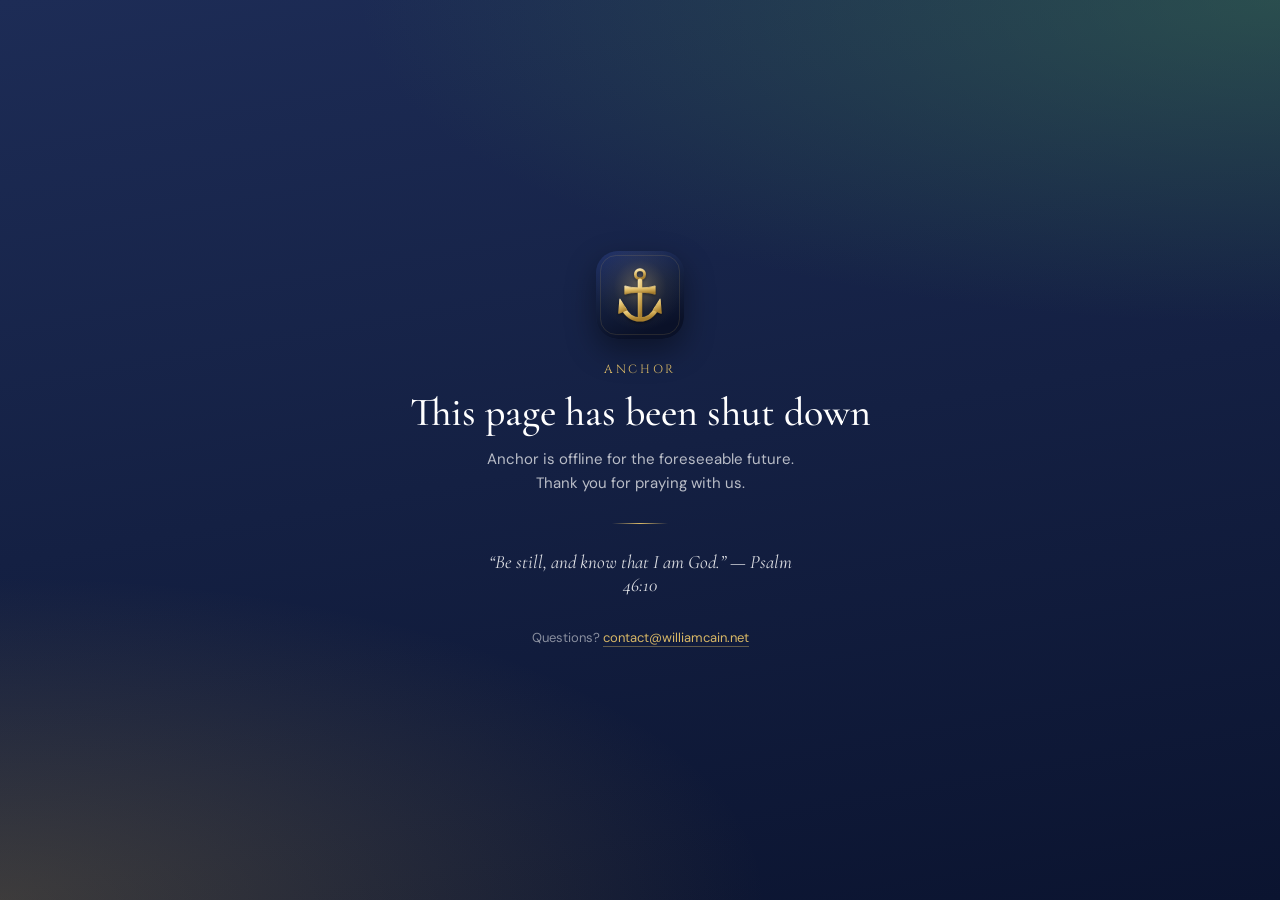
<file: shutdown.html>
<!DOCTYPE html>
<html lang="en">
<head>
  <meta charset="UTF-8" />
  <meta name="viewport" content="width=device-width, initial-scale=1.0, viewport-fit=cover" />
  <meta name="theme-color" content="#14203f" />
  <meta name="robots" content="noindex" />
  <title>Shut down — Anchor</title>
  <link rel="icon" href="icons/favicon.svg" type="image/svg+xml" />
  <link rel="apple-touch-icon" href="icons/apple-touch-icon.png" />
  <link rel="preconnect" href="https://fonts.googleapis.com" />
  <link rel="preconnect" href="https://fonts.gstatic.com" crossorigin />
  <link href="https://fonts.googleapis.com/css2?family=Cinzel:wght@500&family=Cormorant+Garamond:ital,wght@0,500;1,400&family=DM+Sans:wght@400;700&display=swap" rel="stylesheet" />
  <style>
    * { box-sizing: border-box; margin: 0; padding: 0; }
    html, body { height: 100%; }
    body {
      display: grid; place-items: center; text-align: center;
      padding: 32px 24px;
      font-family: 'DM Sans', -apple-system, BlinkMacSystemFont, 'Segoe UI', sans-serif;
      color: #fff;
      background:
        radial-gradient(120% 60% at 100% 0%, rgba(63,125,78,.45), transparent 60%),
        radial-gradient(100% 60% at 0% 100%, rgba(201,164,73,.25), transparent 60%),
        linear-gradient(170deg, #1d2c56, #0b1430);
    }
    .mark { display: block; margin: 0 auto 22px; border-radius: 22px; box-shadow: 0 12px 30px rgba(0,0,0,.4); }
    .eyebrow {
      font-family: 'Cinzel', 'Cormorant Garamond', Georgia, serif;
      font-size: 12px; letter-spacing: .22em; text-transform: uppercase;
      color: #d9b866; margin-bottom: 14px;
    }
    h1 { font-family: 'Cormorant Garamond', 'Iowan Old Style', Georgia, serif; font-weight: 500; font-size: 40px; line-height: 1.05; margin-bottom: 14px; }
    p { color: rgba(255,255,255,.7); line-height: 1.6; max-width: 340px; margin: 0 auto 28px; font-size: 15px; }
    .rule { width: 56px; height: 1px; margin: 0 auto 26px; background: linear-gradient(90deg, transparent, #d9b866, transparent); }
    blockquote { font-family: 'Cormorant Garamond', Georgia, serif; font-style: italic; font-size: 19px; color: rgba(255,255,255,.85); max-width: 320px; margin: 0 auto 32px; }
    .contact { font-size: 13px; color: rgba(255,255,255,.5); margin-bottom: 0; }
    .contact a { color: #d9b866; text-decoration: none; border-bottom: 1px solid rgba(217,184,102,.4); }
  </style>
</head>
<body>
  <main>
    <img class="mark" src="icons/icon.svg" alt="" width="88" height="88">
    <div class="eyebrow">Anchor</div>
    <h1>This page has been shut down</h1>
    <p>Anchor is offline for the foreseeable future. Thank you for praying with us.</p>
    <div class="rule"></div>
    <blockquote>“Be still, and know that I am God.” — Psalm 46:10</blockquote>
    <p class="contact">Questions? <a href="mailto:contact@williamcain.net">contact@williamcain.net</a></p>
  </main>
</body>
</html>
</file>
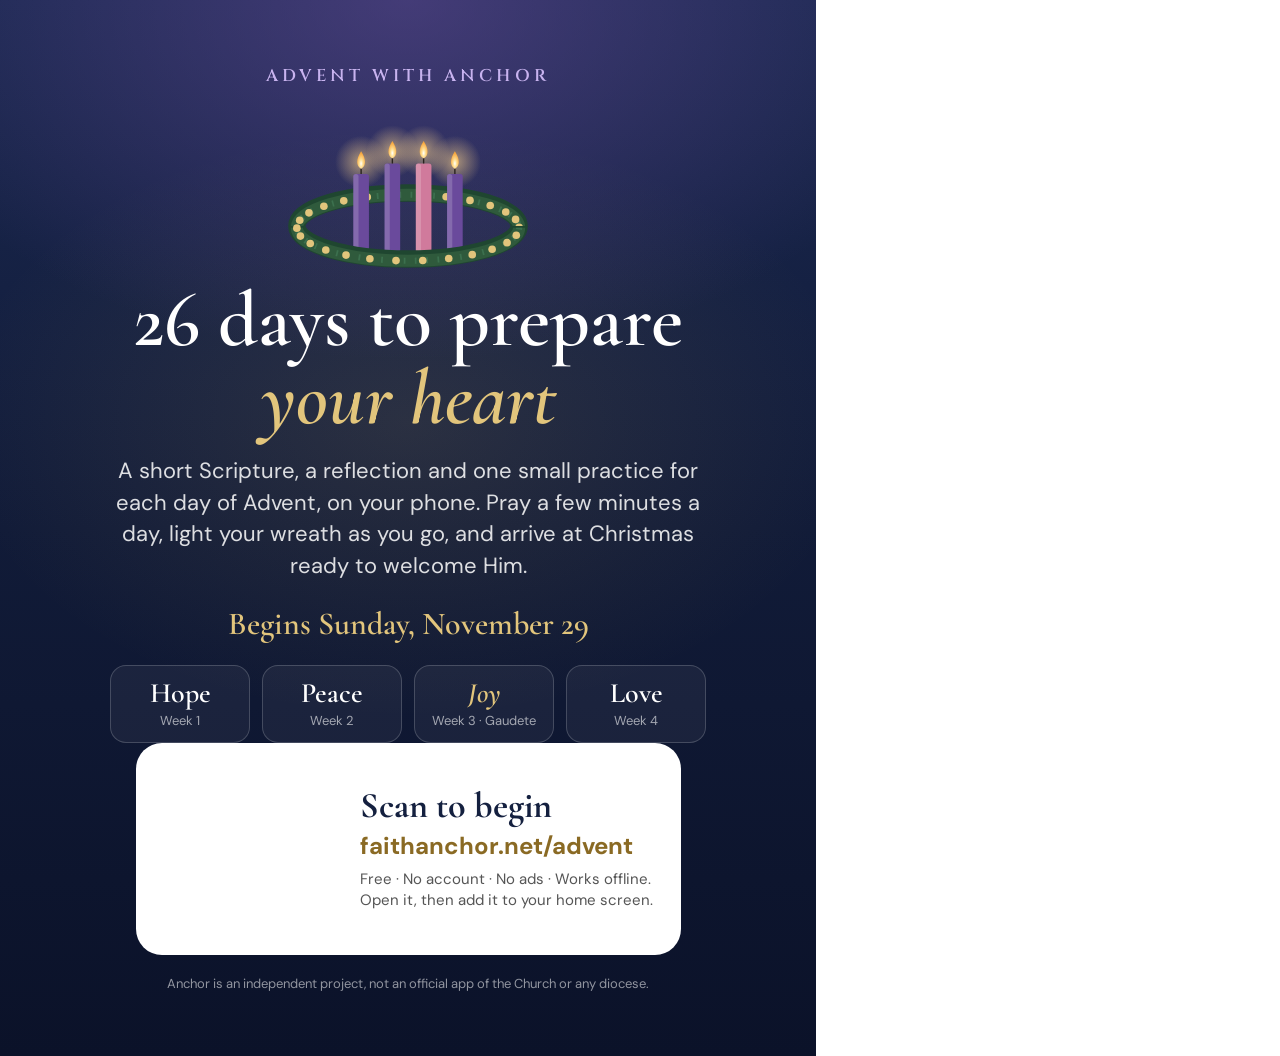
<file: tools/advent-kit/kit.html>
<!doctype html>
<html><head><meta charset="utf-8">
<title>Advent kit</title>
<link href="https://fonts.googleapis.com/css2?family=Cinzel:wght@600&family=Cormorant+Garamond:ital,wght@0,500;0,600;0,700;1,500;1,600&family=DM+Sans:opsz,wght@9..40,400;9..40,500;9..40,700&display=block" rel="stylesheet">
<style>
  * { box-sizing: border-box; margin: 0; padding: 0; }
  body { font-family: 'DM Sans', sans-serif; }
  .eyebrow { font-family: 'Cinzel', serif; font-weight: 600; letter-spacing: .24em; text-transform: uppercase; }
  .serif { font-family: 'Cormorant Garamond', serif; }
  .navy { background:
      radial-gradient(110% 55% at 50% 0%, rgba(109,79,158,.5), transparent 62%),
      radial-gradient(80% 40% at 50% 40%, rgba(217,184,102,.12), transparent 70%),
      linear-gradient(180deg, #1a2850 0%, #111b38 50%, #0b1229 100%); color: #fff; }
  em { font-style: italic; color: #e2c57c; }
  .qr svg { display: block; width: 100%; height: 100%; }
  .page { position: relative; overflow: hidden; }

  /* Flyer: US Letter portrait */
  .flyer { width: 816px; height: 1056px; padding: 64px 70px; text-align: center; display: flex; flex-direction: column; align-items: center; }
  .flyer .eyebrow { font-size: 17px; color: #c8b3ef; }
  .flyer .wreath { width: 430px; margin: 14px 0 0; }
  .flyer h1 { font-family: 'Cormorant Garamond', serif; font-weight: 600; font-size: 78px; line-height: 1; margin: 6px 0 18px; }
  .flyer .lede { font-size: 22px; line-height: 1.45; color: rgba(255,255,255,.85); max-width: 600px; }
  .flyer .date { margin-top: 22px; font-family: 'Cormorant Garamond', serif; font-size: 32px; font-weight: 600; color: #e2c57c; }
  .flyer .weeks { display: flex; gap: 12px; margin-top: 22px; }
  .flyer .wk { width: 140px; padding: 12px 8px; border-radius: 16px; border: 1px solid rgba(255,255,255,.18); background: rgba(255,255,255,.05); }
  .flyer .wk b { display: block; font-family: 'Cormorant Garamond', serif; font-size: 28px; font-weight: 600; line-height: 1.1; }
  .flyer .wk span { font-size: 13px; color: rgba(255,255,255,.6); }
  .flyer .scan { margin-top: auto; display: flex; align-items: center; gap: 28px; padding: 22px 28px; border-radius: 26px; background: #fff; color: #14203f; text-align: left; }
  .flyer .scan .qr { width: 168px; height: 168px; flex: none; }
  .flyer .scan b { display: block; font-family: 'Cormorant Garamond', serif; font-size: 36px; font-weight: 700; line-height: 1.05; }
  .flyer .scan .url { font-size: 24px; font-weight: 700; color: #8a6a24; margin-top: 6px; }
  .flyer .scan .small { font-size: 15px; color: #555; margin-top: 8px; line-height: 1.4; }
  .flyer .foot { margin-top: 20px; font-size: 13px; color: rgba(255,255,255,.55); }

  /* Bulletin insert: half letter, landscape, prints fine in black and white */
  .insert { width: 816px; height: 528px; padding: 40px 44px; background: #fff; color: #14203f; display: flex; gap: 34px; border: 2px solid #14203f; }
  .insert .l { flex: 1; display: flex; flex-direction: column; }
  .insert .eyebrow { font-size: 14px; color: #5a4485; }
  .insert h1 { font-family: 'Cormorant Garamond', serif; font-weight: 700; font-size: 50px; line-height: 1; margin: 8px 0 12px; }
  .insert p { font-size: 16.5px; line-height: 1.5; color: #2a2f3d; }
  .insert ul { list-style: none; margin-top: 12px; }
  .insert li { font-size: 16px; line-height: 1.45; padding-left: 20px; position: relative; margin-bottom: 4px; }
  .insert li::before { content: '✦'; position: absolute; left: 0; color: #8a6a24; font-size: 12px; top: 3px; }
  .insert .foot { margin-top: auto; font-size: 12px; color: #666; }
  .insert .r { width: 250px; flex: none; display: flex; flex-direction: column; align-items: center; justify-content: center; text-align: center; border-left: 1px solid #d9d4c7; padding-left: 30px; }
  .insert .r .qr { width: 200px; height: 200px; }
  .insert .r b { font-family: 'Cormorant Garamond', serif; font-size: 26px; margin-top: 14px; line-height: 1.1; }
  .insert .r .url { font-size: 18px; font-weight: 700; color: #8a6a24; margin-top: 4px; }
  .insert .r .date { font-size: 14px; color: #555; margin-top: 10px; }

  /* Social post 1080x1350 (rendered at 540x675 @2x) and link preview 1200x630 (600x315 @2x) */
  .social { width: 540px; height: 675px; padding: 40px 36px; text-align: center; display: flex; flex-direction: column; align-items: center; }
  .social .eyebrow { font-size: 12.5px; color: #c8b3ef; }
  .social .wreath { width: 300px; margin-top: 18px; }
  .social h1 { font-family: 'Cormorant Garamond', serif; font-weight: 600; font-size: 50px; line-height: 1; margin: 6px 0 12px; }
  .social .lede { font-size: 15.5px; line-height: 1.45; color: rgba(255,255,255,.82); max-width: 400px; }
  .social .date { margin-top: 16px; font-family: 'Cormorant Garamond', serif; font-size: 24px; font-weight: 600; color: #e2c57c; }
  .social .url { margin-top: auto; background: linear-gradient(180deg, #e9cd86, #b8913a); color: #14203f; font-weight: 700; font-size: 20px; padding: 13px 28px; border-radius: 999px; }
  .social .foot { margin-top: 12px; font-size: 12px; color: rgba(255,255,255,.6); }
  .og { width: 600px; height: 315px; padding: 26px 30px; display: flex; align-items: center; gap: 22px; }
  .og .wreath { width: 250px; flex: none; }
  .og .eyebrow { font-size: 10.5px; color: #c8b3ef; }
  .og h1 { font-family: 'Cormorant Garamond', serif; font-weight: 600; font-size: 40px; line-height: 1; margin: 8px 0 10px; }
  .og p { font-size: 13.5px; line-height: 1.45; color: rgba(255,255,255,.82); }
  .og .date { margin-top: 12px; font-family: 'Cormorant Garamond', serif; font-size: 20px; font-weight: 600; color: #e2c57c; }
</style></head>
<body>
<div id="root"></div>
<script>
  const item = new URLSearchParams(location.search).get('item') || 'flyer';
  function wreath(cls = 'wreath') {
    let s = `<svg class="${cls}" viewBox="0 0 320 200"><defs><radialGradient id="flm" cx=".5" cy=".7" r=".6"><stop offset="0" stop-color="#fff"/><stop offset=".35" stop-color="#ffe39a"/><stop offset="1" stop-color="#f6a53c"/></radialGradient>
      <radialGradient id="hal" cx=".5" cy=".5" r=".5"><stop offset="0" stop-color="rgba(255,214,140,.6)"/><stop offset="1" stop-color="rgba(255,214,140,0)"/></radialGradient></defs>`;
    const ring = back => { const [x0, x1] = back ? [32, 288] : [288, 32];
      const arc = (dy, w, paint) => `<path d="M${x0} ${146 + dy} A128 38 0 0 1 ${x1} ${146 + dy}" fill="none" stroke-width="${w}" ${paint}/>`;
      return arc(-2, 20, 'stroke="#1f4630"') + arc(0, 14, 'stroke="#2f5a3c"') + arc(0, 7, 'stroke="#3e7350" stroke-dasharray="2 11" opacity=".9"'); };
    const beads = back => { let b = ''; for (let k = 0; k < 26; k++) { const a = Math.PI / 2 + .35 + k * 2 * Math.PI / 26; if ((Math.sin(a) < 0) !== back) continue;
      b += `<circle cx="${(160 + 128 * Math.cos(a)).toFixed(1)}" cy="${(146 + 38 * Math.sin(a)).toFixed(1)}" r="4.4" fill="#e2c57c"/>`; } return b; };
    s += ring(true) + beads(true);
    [[106, 62, '#6a4a9c'], [142, 74, '#6a4a9c'], [178, 74, '#d07a9c'], [214, 62, '#6a4a9c']].forEach(([x, h, c]) => {
      const top = 146 - h, len = 178 - top;
      s += `<circle cx="${x}" cy="${top - 14}" r="30" fill="url(#hal)"/><rect x="${x - 9}" y="${top}" width="18" height="${len}" rx="3" fill="${c}"/><rect x="${x - 9}" y="${top}" width="6" height="${len}" rx="3" fill="rgba(255,255,255,.18)"/>
        <line x1="${x}" y1="${top}" x2="${x}" y2="${top - 6}" stroke="#2a2320" stroke-width="1.6"/>
        <path d="M${x} ${top - 26} C${x + 6} ${top - 17} ${x + 6} ${top - 9} ${x} ${top - 6} C${x - 6} ${top - 9} ${x - 6} ${top - 17} ${x} ${top - 26}Z" fill="url(#flm)"/>`;
    });
    s += ring(false) + beads(false);
    return s + '</svg>';
  }
  const LEDE = 'A short Scripture, a reflection and one small practice for each day of Advent, on your phone.';
  const T = {
    flyer: () => `<div class="page flyer navy">
      <div class="eyebrow">Advent with Anchor</div>
      ${wreath()}
      <h1>26 days to prepare <em>your heart</em></h1>
      <p class="lede">${LEDE} Pray a few minutes a day, light your wreath as you go, and arrive at Christmas ready to welcome Him.</p>
      <div class="date">Begins Sunday, November 29</div>
      <div class="weeks"><div class="wk"><b>Hope</b><span>Week 1</span></div><div class="wk"><b>Peace</b><span>Week 2</span></div><div class="wk"><b><em>Joy</em></b><span>Week 3 · Gaudete</span></div><div class="wk"><b>Love</b><span>Week 4</span></div></div>
      <div class="scan"><div class="qr" id="qr"></div><div><b>Scan to begin</b><div class="url">faithanchor.net/advent</div>
        <div class="small">Free · No account · No ads · Works offline.<br>Open it, then add it to your home screen.</div></div></div>
      <div class="foot">Anchor is an independent project, not an official app of the Church or any diocese.</div></div>`,
    insert: () => `<div class="page insert">
      <div class="l"><div class="eyebrow">Advent with Anchor</div>
        <h1>26 days to prepare your heart</h1>
        <p>${LEDE}</p>
        <ul><li>A verse from Scripture for each day</li><li>A short reflection to carry with you</li><li>One small practice: a decade, silence, Confession</li><li>Free, with no account and no ads</li></ul>
        <div class="foot">Anchor is an independent project, not an official app of the Church or any diocese.</div></div>
      <div class="r"><div class="qr" id="qr"></div><b>Scan to begin</b><div class="url">faithanchor.net/advent</div><div class="date">Begins Sunday, November 29</div></div></div>`,
    social: () => `<div class="page social navy">
      <div class="eyebrow">Advent with Anchor</div>
      ${wreath()}
      <h1>26 days to prepare <em>your heart</em></h1>
      <p class="lede">${LEDE}</p>
      <div class="date">Begins Sunday, November 29</div>
      <div class="url">faithanchor.net/advent</div>
      <div class="foot">Free · No account · No ads</div></div>`,
    og: () => `<div class="page og navy">${wreath()}
      <div><div class="eyebrow">Advent with Anchor</div><h1>26 days to prepare <em>your heart</em></h1>
      <p>${LEDE}</p><div class="date">Begins Sunday, November 29</div></div></div>`,
  };
  document.getElementById('root').innerHTML = T[item]();
  window.setQR = svg => { const q = document.getElementById('qr'); if (q) q.innerHTML = svg; };
  window.ready = document.fonts.ready;
</script>
</body></html>
</file>
<file: css/tokens.css>
/* ==========================================================================
   Anchor design tokens
   Light / dark themes, liturgical colors, type scale.
   ========================================================================== */

:root {
  /* Brand */
  --navy:        #14203f;
  --navy-2:      #1d2c56;
  --gold:        #b8913a;
  --gold-2:      #d9b866;
  --gold-3:      #f3e6c3;

  /* Surfaces (light) */
  --bg:          #f4efe4;
  --surface:     #fffdf8;
  --surface-2:   #f3ede1;
  --surface-3:   #ebe3d3;
  --ink:         #1f1d1a;
  --ink-2:       #5c574d;
  --ink-3:       #948d80;
  --line:        #e5ddcc;
  --line-2:      #d8ceb9;
  --on-accent:   #ffffff;

  --shadow-1: 0 1px 2px rgba(20,32,63,.06), 0 2px 8px rgba(20,32,63,.05);
  --shadow-2: 0 4px 14px rgba(20,32,63,.08), 0 12px 32px rgba(20,32,63,.08);
  --shadow-3: 0 18px 50px rgba(20,32,63,.22);

  /* Liturgical color (overridden by [data-lit]) */
  --lit:       #3f7d4e;
  --lit-soft:  rgba(63,125,78,.14);
  --lit-name:  'Green';

  /* Type */
  --scale: 1;
  --font-display: 'Cormorant Garamond', 'Iowan Old Style', Georgia, serif;
  --font-ui: 'DM Sans', -apple-system, BlinkMacSystemFont, 'Segoe UI', sans-serif;
  --font-caps: 'Cinzel', 'Cormorant Garamond', Georgia, serif;

  /* Shape & motion */
  --r-sm: 12px;
  --r-md: 18px;
  --r-lg: 26px;
  --r-xl: 34px;
  --ease: cubic-bezier(.2,.8,.2,1);
  --spring: cubic-bezier(.34,1.56,.64,1);
  --dur: .32s;

  --safe-top: env(safe-area-inset-top, 0px);
  /* Deliberately 0: reserving the iPhone home-indicator inset floated the tab bar
     and sheets ~34px up with dead space beneath. Content sits flush to the bottom. */
  --safe-bottom: 0px;
  --nav-h: 84px;

  /* Paper grain, used on heroes and the page background */
  --grain: url("data:image/svg+xml,%3Csvg xmlns='http://www.w3.org/2000/svg' width='160' height='160'%3E%3Cfilter id='n'%3E%3CfeTurbulence type='fractalNoise' baseFrequency='.85' numOctaves='3' stitchTiles='stitch'/%3E%3CfeColorMatrix values='0 0 0 0 0 0 0 0 0 0 0 0 0 0 0 0 0 0 .55 0'/%3E%3C/filter%3E%3Crect width='100%25' height='100%25' filter='url(%23n)' opacity='.5'/%3E%3C/svg%3E");

  color-scheme: light;
}

/* ---------- Dark theme ---------- */
:root[data-theme="dark"] {
  --bg:        #0a0f1e;
  --surface:   #131a30;
  --surface-2: #19223d;
  --surface-3: #212c4c;
  --ink:       #f1ece0;
  --ink-2:     #b0b5c7;
  --ink-3:     #727a96;
  --line:      #222c4a;
  --line-2:    #2d3960;
  --gold:      #d4af5a;
  --gold-2:    #e6c77d;
  --gold-3:    rgba(212,175,90,.16);
  --shadow-1: 0 1px 2px rgba(0,0,0,.4);
  --shadow-2: 0 6px 22px rgba(0,0,0,.45);
  --shadow-3: 0 18px 60px rgba(0,0,0,.6);
  color-scheme: dark;
}
@media (prefers-color-scheme: dark) {
  :root[data-theme="auto"] {
    --bg:        #0a0f1e;
    --surface:   #131a30;
    --surface-2: #19223d;
    --surface-3: #212c4c;
    --ink:       #f1ece0;
    --ink-2:     #b0b5c7;
    --ink-3:     #727a96;
    --line:      #222c4a;
    --line-2:    #2d3960;
    --gold:      #d4af5a;
    --gold-2:    #e6c77d;
    --gold-3:    rgba(212,175,90,.16);
    --shadow-1: 0 1px 2px rgba(0,0,0,.4);
    --shadow-2: 0 6px 22px rgba(0,0,0,.45);
    --shadow-3: 0 18px 60px rgba(0,0,0,.6);
    color-scheme: dark;
  }
}

/* ---------- Liturgical colors (vestment color of the day) ---------- */
:root[data-lit="green"]  { --lit: #3f7d4e; --lit-soft: rgba(63,125,78,.15); }
:root[data-lit="violet"] { --lit: #6d4f9e; --lit-soft: rgba(109,79,158,.16); }
:root[data-lit="rose"]   { --lit: #c46b8d; --lit-soft: rgba(196,107,141,.16); }
:root[data-lit="white"]  { --lit: #c9a449; --lit-soft: rgba(201,164,73,.18); }
:root[data-lit="red"]    { --lit: #b03a43; --lit-soft: rgba(176,58,67,.15); }

/* ---------- Text size ---------- */
:root[data-size="s"]  { --scale: .92; }
:root[data-size="m"]  { --scale: 1; }
:root[data-size="l"]  { --scale: 1.1; }
:root[data-size="xl"] { --scale: 1.22; }

html { font-size: calc(16px * var(--scale)); }

@media (prefers-reduced-motion: reduce) {
  :root { --dur: .01s; }
  *, *::before, *::after { animation-duration: .01s !important; animation-iteration-count: 1 !important; transition-duration: .01s !important; }
}
</file>
<file: css/app.css>
/* ==========================================================================
   Anchor — components
   ========================================================================== */

* { box-sizing: border-box; -webkit-tap-highlight-color: transparent; }
html, body { margin: 0; }
html {
  /* iOS home-screen app fix (carried over from Anchor 8.x): make the document a little
     taller than the screen and pin the body. Without this, iOS stops drawing above the
     home indicator and leaves a dead band at the bottom. */
  min-height: 100%;
  min-height: calc(100dvh + env(safe-area-inset-bottom));
  padding: 0 env(safe-area-inset-right) env(safe-area-inset-bottom) env(safe-area-inset-left);
  background: var(--bg);
}
body {
  position: fixed; width: 100%;
  min-height: 100vh; min-height: 100dvh;
  font-family: var(--font-ui);
  font-size: 1rem;
  line-height: 1.5;
  color: var(--ink);
  background: var(--bg);
  -webkit-font-smoothing: antialiased;
  -moz-osx-font-smoothing: grayscale;
  overflow: hidden;
  overscroll-behavior: none;
}
body::before {
  content: '';
  position: fixed; inset: 0;
  background-image: var(--grain);
  opacity: .35;
  mix-blend-mode: multiply;
  pointer-events: none;
  z-index: 0;
}
:root[data-theme="dark"] body::before { mix-blend-mode: screen; opacity: .06; }
@media (prefers-color-scheme: dark) { :root[data-theme="auto"] body::before { mix-blend-mode: screen; opacity: .06; } }

button, input, textarea, select { font: inherit; color: inherit; }
button { cursor: pointer; }
a { color: var(--gold); }
:focus-visible { outline: 2.5px solid var(--gold); outline-offset: 2px; border-radius: 8px; }
.sr-only { position: absolute; width: 1px; height: 1px; overflow: hidden; clip: rect(0 0 0 0); white-space: nowrap; }
[hidden] { display: none !important; }

/* ---------- App frame ---------- */
.app {
  position: relative;
  height: 100dvh;
  max-width: 560px;
  margin: 0 auto;
  overflow: hidden;
  z-index: 1;
}

.screen {
  position: absolute; inset: 0;
  overflow-y: auto; overflow-x: hidden;
  -webkit-overflow-scrolling: touch;
  scrollbar-width: none;
  padding-bottom: calc(var(--nav-h) + var(--safe-bottom) + 28px);
  opacity: 0; visibility: hidden;
  transform: translateY(8px);
  transition: opacity var(--dur) var(--ease), transform var(--dur) var(--ease), visibility 0s var(--dur);
}
.screen::-webkit-scrollbar { display: none; }
.screen.active {
  opacity: 1; visibility: visible; transform: none;
  transition: opacity var(--dur) var(--ease), transform var(--dur) var(--ease), visibility 0s;
}
.screen[data-screen="ask"] { padding-bottom: 0; overflow: hidden; display: flex; flex-direction: column; }

.page { padding: 18px 18px 0; position: relative; }
.stagger > * { opacity: 0; transform: translateY(10px); animation: rise .5s var(--ease) forwards; }
.stagger > *:nth-child(1) { animation-delay: .02s; }
.stagger > *:nth-child(2) { animation-delay: .07s; }
.stagger > *:nth-child(3) { animation-delay: .12s; }
.stagger > *:nth-child(4) { animation-delay: .17s; }
.stagger > *:nth-child(5) { animation-delay: .22s; }
.stagger > *:nth-child(6) { animation-delay: .27s; }
.stagger > *:nth-child(7) { animation-delay: .32s; }
.stagger > *:nth-child(n+8) { animation-delay: .36s; }
@keyframes rise { to { opacity: 1; transform: none; } }

/* ---------- Hero ---------- */
.hero {
  position: relative;
  color: #fff;
  padding: calc(var(--safe-top) + 18px) 22px 30px;
  background:
    radial-gradient(120% 90% at 100% 0%, color-mix(in srgb, var(--lit) 55%, transparent) 0%, transparent 55%),
    radial-gradient(90% 80% at 0% 100%, rgba(201,164,73,.18) 0%, transparent 60%),
    linear-gradient(165deg, var(--navy-2) 0%, var(--navy) 70%);
  border-radius: 0 0 var(--r-xl) var(--r-xl);
  overflow: hidden;
  box-shadow: 0 14px 34px -14px rgba(20,32,63,.55);
}
.hero::before {
  content: ''; position: absolute; inset: 0;
  background-image: var(--grain); opacity: .22; mix-blend-mode: overlay; pointer-events: none;
}
.hero::after { /* faint rose-window circle */
  content: ''; position: absolute; width: 300px; height: 300px; right: -110px; top: -120px;
  border-radius: 50%;
  border: 1px solid rgba(255,255,255,.08);
  box-shadow: 0 0 0 26px rgba(255,255,255,.025), 0 0 0 54px rgba(255,255,255,.02);
  pointer-events: none;
}
.hero > * { position: relative; z-index: 1; }
.hero-compact { padding-bottom: 22px; }

/* Missal ribbon in the day's liturgical color */
.ribbon {
  position: absolute !important; top: 0; right: 30px; z-index: 2 !important;
  width: 16px; height: calc(var(--safe-top) + 64px);
  background: linear-gradient(90deg, color-mix(in srgb, var(--lit) 80%, #000) 0%, var(--lit) 45%, color-mix(in srgb, var(--lit) 80%, #000) 100%);
  clip-path: polygon(0 0, 100% 0, 100% 100%, 50% 82%, 0 100%);
  box-shadow: 0 4px 10px rgba(0,0,0,.3);
  animation: ribbon-drop .9s var(--spring) both;
  transform-origin: top;
}
@keyframes ribbon-drop { from { transform: scaleY(0); } }

.hero-top { display: flex; align-items: center; justify-content: space-between; gap: 12px; margin-bottom: 18px; padding-right: 30px; }
.eyebrow {
  font-family: var(--font-caps);
  font-size: .68rem; font-weight: 600;
  letter-spacing: .22em; text-transform: uppercase;
  color: var(--gold-2);
}
.hero .eyebrow { color: rgba(233,203,135,.92); }
.hero-title {
  font-family: var(--font-display);
  font-weight: 500;
  font-size: 2.6rem; line-height: 1.02;
  letter-spacing: -.02em;
  margin: 0 0 8px;
}
.hero-title em { font-style: italic; color: var(--gold-2); }
.hero-sub { margin: 0; font-size: .92rem; color: rgba(255,255,255,.66); }
.hero-day {
  display: flex; flex-wrap: wrap; align-items: center; gap: 8px; margin-top: 14px;
}
.pill {
  display: inline-flex; align-items: center; gap: 7px;
  padding: 6px 12px; border-radius: 999px;
  font-size: .74rem; font-weight: 600; letter-spacing: .02em;
  background: rgba(255,255,255,.1); border: 1px solid rgba(255,255,255,.16);
  color: rgba(255,255,255,.9);
  backdrop-filter: blur(8px); -webkit-backdrop-filter: blur(8px);
}
.pill .dot { width: 8px; height: 8px; border-radius: 50%; background: var(--lit); box-shadow: 0 0 0 2px rgba(255,255,255,.25); }
.hero-actions { display: flex; gap: 8px; }
.hero-btn {
  display: inline-flex; align-items: center; justify-content: center; gap: 6px;
  min-width: 40px; height: 40px; padding: 0 12px; border-radius: 999px;
  background: rgba(255,255,255,.1); border: 1px solid rgba(255,255,255,.16);
  color: #fff; font-size: .82rem; font-weight: 700;
  transition: transform .15s var(--ease), background .2s;
}
.hero-btn:active { transform: scale(.94); }
.hero-btn svg { width: 18px; height: 18px; }
.hero-btn.flame { color: #ffd38a; }

/* ---------- Section labels ---------- */
.section-head { display: flex; align-items: baseline; justify-content: space-between; margin: 26px 4px 12px; }
.section-title { font-family: var(--font-display); font-size: 1.45rem; font-weight: 600; margin: 0; letter-spacing: -.01em; }
.section-link { background: none; border: 0; color: var(--gold); font-weight: 700; font-size: .8rem; padding: 4px; }

/* ---------- Cards ---------- */
.card {
  background: var(--surface);
  border: 1px solid var(--line);
  border-radius: var(--r-lg);
  padding: 20px;
  box-shadow: var(--shadow-1);
  margin-bottom: 14px;
  position: relative;
}
.card-label {
  display: flex; align-items: center; gap: 8px;
  font-family: var(--font-caps);
  font-size: .66rem; font-weight: 700; letter-spacing: .2em; text-transform: uppercase;
  color: var(--gold);
  margin-bottom: 12px;
}
.card-label::before { content: '✦'; font-size: .7rem; }
.card-label .spacer { flex: 1; }
.card-actions { display: flex; gap: 8px; margin-top: 14px; flex-wrap: wrap; }
.serif { font-family: var(--font-display); }
.muted { color: var(--ink-2); }
.faint { color: var(--ink-3); }
.small { font-size: .82rem; }

/* Now card */
.now-card {
  display: flex; align-items: center; gap: 16px;
  padding: 18px;
  background:
    radial-gradient(120% 140% at 0% 0%, var(--lit-soft) 0%, transparent 60%),
    var(--surface);
  border: 1px solid color-mix(in srgb, var(--lit) 30%, var(--line));
  cursor: pointer;
  margin-top: -2px;
  transition: transform .18s var(--ease);
}
.now-card:active { transform: scale(.985); }
.now-icon {
  flex: none; width: 56px; height: 56px; border-radius: 18px;
  display: grid; place-items: center; color: #fff;
  background: linear-gradient(145deg, var(--gold-2), var(--gold));
  box-shadow: 0 8px 20px -6px rgba(184,145,58,.6), inset 0 1px 0 rgba(255,255,255,.4);
}
.now-icon svg { width: 28px; height: 28px; }
.now-body { flex: 1; min-width: 0; }
.now-kicker { font-size: .7rem; font-weight: 700; letter-spacing: .14em; text-transform: uppercase; color: var(--lit); }
:root[data-lit="white"] .now-kicker { color: var(--gold); }
.now-title { font-family: var(--font-display); font-size: 1.45rem; font-weight: 600; line-height: 1.1; margin: 2px 0 2px; }
.now-sub { font-size: .84rem; color: var(--ink-2); }
.now-go {
  flex: none; width: 42px; height: 42px; border-radius: 50%;
  display: grid; place-items: center;
  background: var(--navy); color: #fff;
}
:root[data-theme="dark"] .now-go { background: var(--gold); color: var(--navy); }
.now-go svg { width: 18px; height: 18px; }

/* Rule ring */
.rule-card { display: grid; grid-template-columns: auto 1fr; gap: 18px; align-items: center; }
.ring { width: 104px; height: 104px; position: relative; }
.ring svg { width: 100%; height: 100%; transform: rotate(-90deg); }
.ring .track { stroke: var(--surface-3); }
.ring .fill { stroke: url(#ringGrad); stroke-linecap: round; transition: stroke-dashoffset 1s var(--ease); }
.ring-label { position: absolute; inset: 0; display: grid; place-items: center; text-align: center; }
.ring-num { font-family: var(--font-display); font-size: 2rem; font-weight: 600; line-height: 1; }
.ring-of { font-size: .68rem; color: var(--ink-3); font-weight: 600; letter-spacing: .06em; text-transform: uppercase; }
.rule-list { display: flex; flex-direction: column; gap: 4px; min-width: 0; }
.rule-item {
  display: flex; align-items: center; gap: 10px;
  background: none; border: 0; padding: 6px 4px; border-radius: 10px; text-align: left;
  font-size: .9rem; color: var(--ink);
}
.rule-item:active { background: var(--surface-2); }
.rule-check {
  flex: none; width: 22px; height: 22px; border-radius: 50%;
  border: 1.6px solid var(--line-2);
  display: grid; place-items: center; color: transparent;
  transition: all .3s var(--spring);
}
.rule-check svg { width: 13px; height: 13px; }
.rule-item.done .rule-check { background: var(--gold); border-color: var(--gold); color: #fff; transform: scale(1.06); }
.rule-item.done .rule-name { color: var(--ink-3); text-decoration: line-through; text-decoration-color: var(--line-2); }
.rule-name { flex: 1; overflow: hidden; text-overflow: ellipsis; white-space: nowrap; }

/* Verse card */
.verse-card {
  background: linear-gradient(160deg, var(--surface) 0%, color-mix(in srgb, var(--gold-3) 40%, var(--surface)) 100%);
  border-color: color-mix(in srgb, var(--gold) 35%, var(--line));
  overflow: hidden;
}
.verse-card::before {
  content: '\201C'; position: absolute; top: -18px; left: 10px;
  font-family: var(--font-display); font-size: 9rem; line-height: 1;
  color: var(--gold); opacity: .1; pointer-events: none;
}
.verse-text {
  font-family: var(--font-display); font-style: italic; font-weight: 500;
  font-size: 1.38rem; line-height: 1.45; margin: 0 0 10px; position: relative;
}
.verse-cite { font-size: .78rem; font-weight: 700; letter-spacing: .06em; color: var(--ink-2); text-align: right; }

.reflect-text { font-family: var(--font-display); font-size: 1.2rem; line-height: 1.6; margin: 0; font-weight: 500; }

/* Saint card */
.saint-card { display: flex; gap: 16px; align-items: stretch; padding: 0; overflow: hidden; cursor: pointer; }
.saint-art {
  flex: none; width: 108px; min-height: 130px;
  background: linear-gradient(160deg, var(--navy-2), var(--navy));
  position: relative; display: grid; place-items: center;
}
.saint-art img { position: absolute; inset: 0; width: 100%; height: 100%; object-fit: cover; opacity: 0; transition: opacity .6s; }
.saint-art img.loaded { opacity: 1; }
.saint-art .glyph { font-size: 2.6rem; color: var(--gold-2); text-shadow: 0 0 24px rgba(217,184,102,.6); }
.saint-art::after { content: ''; position: absolute; inset: 0; box-shadow: inset -20px 0 30px -20px rgba(0,0,0,.3); }
.saint-body { padding: 16px 16px 16px 0; flex: 1; min-width: 0; display: flex; flex-direction: column; justify-content: center; }
.saint-name { font-family: var(--font-display); font-size: 1.45rem; font-weight: 600; line-height: 1.12; margin: 0 0 4px; }
.saint-quote { font-family: var(--font-display); font-style: italic; font-size: 1.02rem; color: var(--ink-2); margin: 6px 0 0; line-height: 1.4; }

/* Readings */
.reading { border-top: 1px solid var(--line); }
.reading:first-of-type { border-top: 0; }
.reading-head {
  width: 100%; display: flex; align-items: center; gap: 12px;
  background: none; border: 0; padding: 12px 0; text-align: left;
}
.reading-head .t { font-weight: 700; font-size: .92rem; }
.reading-head .c { font-size: .78rem; color: var(--gold); font-weight: 600; }
.reading-head .chev { margin-left: auto; width: 18px; height: 18px; color: var(--ink-3); transition: transform .25s var(--ease); }
.reading.open .chev { transform: rotate(90deg); }
.reading-body { display: none; padding-bottom: 14px; }
.reading.open .reading-body { display: block; animation: rise .35s var(--ease) both; }
.reading-text { font-family: var(--font-display); font-size: 1.15rem; line-height: 1.7; margin: 0 0 12px; }

/* Week strip */
.week { display: flex; gap: 10px; overflow-x: auto; margin: 0 -18px 14px; padding: 2px 18px 6px; scroll-padding-inline: 18px; scrollbar-width: none; scroll-snap-type: x proximity; }
.week::after, .chips.scroll::after { content: ''; flex: 0 0 8px; }
.week::-webkit-scrollbar { display: none; }
.day-chip {
  flex: none; width: 132px; scroll-snap-align: start;
  background: var(--surface); border: 1px solid var(--line); border-radius: var(--r-md);
  padding: 12px; position: relative; overflow: hidden; box-shadow: var(--shadow-1);
}
.day-chip::before { content: ''; position: absolute; left: 0; top: 0; bottom: 0; width: 4px; background: var(--c, var(--line-2)); }
.day-chip .d { font-size: .68rem; font-weight: 700; letter-spacing: .12em; text-transform: uppercase; color: var(--ink-3); }
.day-chip .n { font-family: var(--font-display); font-size: 1.02rem; font-weight: 600; line-height: 1.2; margin-top: 4px; display: -webkit-box; -webkit-line-clamp: 3; -webkit-box-orient: vertical; overflow: hidden; }
.day-chip .r { font-size: .7rem; color: var(--ink-2); margin-top: 4px; }
.day-chip.today { border-color: var(--gold); }

/* Churches */
.church { display: flex; align-items: center; gap: 12px; padding: 10px 0; border-top: 1px dashed var(--line); }
.church:first-child { border-top: 0; }
.church .nm { flex: 1; min-width: 0; font-weight: 600; font-size: .9rem; }
.church .ad { font-size: .76rem; color: var(--ink-3); white-space: nowrap; overflow: hidden; text-overflow: ellipsis; }
.church .mi { font-size: .78rem; color: var(--ink-2); font-weight: 600; }
.church-links { display: flex; gap: 6px; }

/* ---------- Buttons ---------- */
.btn {
  display: inline-flex; align-items: center; justify-content: center; gap: 8px;
  padding: 11px 18px; border-radius: 999px; border: 0;
  font-size: .88rem; font-weight: 700; letter-spacing: .01em;
  transition: transform .15s var(--ease), box-shadow .2s, background .2s;
  white-space: nowrap;
}
.btn:active { transform: scale(.96); }
.btn:disabled { opacity: .45; pointer-events: none; }
.btn svg { width: 17px; height: 17px; }
.btn-primary { background: linear-gradient(140deg, var(--gold-2), var(--gold)); color: #fff; box-shadow: 0 6px 16px -6px rgba(184,145,58,.7); }
.btn-dark { background: var(--navy); color: #fff; }
:root[data-theme="dark"] .btn-dark { background: var(--surface-3); }
.btn-soft { background: var(--surface-2); color: var(--ink); border: 1px solid var(--line); }
.btn-danger { background: #b03a43; color: #fff; box-shadow: 0 6px 16px -8px rgba(176,58,67,.8); }
.btn-ghost { background: transparent; color: var(--ink-2); }
.btn-sm { padding: 7px 13px; font-size: .78rem; }
.btn-block { width: 100%; }
.btn-lg { padding: 15px 22px; font-size: 1rem; }

.icon-btn {
  width: 40px; height: 40px; border-radius: 50%;
  display: inline-grid; place-items: center;
  background: var(--surface-2); border: 1px solid var(--line); color: var(--ink-2);
  transition: transform .15s var(--ease);
  flex: none;
}
.icon-btn:active { transform: scale(.92); }
.icon-btn svg { width: 18px; height: 18px; }
.icon-btn.on { color: var(--gold); }

/* Chips & segmented */
.chips { display: flex; gap: 8px; flex-wrap: wrap; }
.chips.scroll { flex-wrap: nowrap; overflow-x: auto; margin: 0 -18px; padding: 2px 18px 4px; scroll-padding-inline: 18px; scrollbar-width: none; }
.chips.scroll::-webkit-scrollbar { display: none; }
.chip {
  flex: none; padding: 8px 14px; border-radius: 999px;
  background: var(--surface); border: 1px solid var(--line);
  font-size: .82rem; font-weight: 600; color: var(--ink);
  box-shadow: var(--shadow-1);
}
.chip.active { background: var(--navy); color: #fff; border-color: var(--navy); }
:root[data-theme="dark"] .chip.active { background: var(--gold); color: var(--navy); border-color: var(--gold); }

.seg {
  display: flex; padding: 4px; gap: 4px;
  background: var(--surface-2); border: 1px solid var(--line); border-radius: 999px;
}
.seg button {
  flex: 1; border: 0; background: none; padding: 8px 10px; border-radius: 999px;
  font-size: .82rem; font-weight: 700; color: var(--ink-2);
  transition: background .2s, color .2s, box-shadow .2s;
}
.seg button.active { background: var(--surface); color: var(--ink); box-shadow: var(--shadow-1); }
.seg-hero { background: rgba(255,255,255,.08); border-color: rgba(255,255,255,.14); margin-top: 18px; }
.seg-hero button { color: rgba(255,255,255,.7); }
.seg-hero button.active { background: #fff; color: var(--navy); }

/* Switch */
.switch { position: relative; width: 50px; height: 30px; flex: none; }
.switch input { position: absolute; opacity: 0; inset: 0; margin: 0; cursor: pointer; z-index: 1; }
.switch span { position: absolute; inset: 0; border-radius: 999px; background: var(--line-2); transition: background .25s; }
.switch span::after {
  content: ''; position: absolute; top: 3px; left: 3px; width: 24px; height: 24px; border-radius: 50%;
  background: #fff; box-shadow: 0 2px 6px rgba(0,0,0,.2); transition: transform .3s var(--spring);
}
.switch input:checked + span { background: var(--gold); }
.switch input:checked + span::after { transform: translateX(20px); }
.switch input:focus-visible + span { outline: 2.5px solid var(--gold); outline-offset: 2px; }

/* Inputs */
.field {
  width: 100%; padding: 13px 16px; border-radius: var(--r-md);
  background: var(--surface); border: 1px solid var(--line);
  font-size: 1rem; outline: none; transition: border-color .2s, box-shadow .2s;
}
.field:focus { border-color: var(--gold); box-shadow: 0 0 0 4px var(--gold-3); }
textarea.field { resize: none; line-height: 1.5; min-height: 90px; }
.field-hero { background: rgba(255,255,255,.1); border-color: rgba(255,255,255,.2); color: #fff; }
.field-hero::placeholder { color: rgba(255,255,255,.55); }
.search { position: relative; }
.search svg { position: absolute; left: 14px; top: 50%; translate: 0 -50%; width: 18px; height: 18px; color: var(--ink-3); pointer-events: none; }
.search .field { padding-left: 42px; }
input[type="time"].field, input[type="date"].field { padding: 8px 12px; width: auto; font-size: .9rem; }

/* Rows (lists / settings) */
.list { background: var(--surface); border: 1px solid var(--line); border-radius: var(--r-lg); overflow: hidden; box-shadow: var(--shadow-1); margin-bottom: 14px; }
.row {
  width: 100%; display: flex; align-items: center; gap: 14px;
  padding: 14px 16px; background: none; border: 0; border-top: 1px solid var(--line);
  text-align: left; color: var(--ink);
}
.row:first-child { border-top: 0; }
a.row { text-decoration: none; }
button.row:active, a.row:active, .row.tap:active { background: var(--surface-2); }
.row-icon {
  flex: none; width: 40px; height: 40px; border-radius: 13px;
  display: grid; place-items: center; font-size: 1.25rem;
  background: var(--surface-2);
}
.row-icon svg { width: 20px; height: 20px; color: var(--gold); }
.row-main { flex: 1; min-width: 0; }
.row-title { font-weight: 600; font-size: .95rem; }
.row-sub { font-size: .8rem; color: var(--ink-3); margin-top: 1px; }
.row-end { flex: none; color: var(--ink-3); display: flex; align-items: center; gap: 8px; }
.row-end svg { width: 18px; height: 18px; }
.list-label { font-family: var(--font-caps); font-size: .66rem; font-weight: 700; letter-spacing: .2em; text-transform: uppercase; color: var(--ink-3); margin: 22px 6px 8px; }

/* ---------- Pray ---------- */
.guide-grid { display: grid; grid-template-columns: 1fr 1fr; gap: 12px; margin-bottom: 14px; }
.guide {
  position: relative; text-align: left; overflow: hidden;
  border: 1px solid var(--line); border-radius: var(--r-lg);
  background: var(--surface); padding: 16px; min-height: 148px;
  display: flex; flex-direction: column; justify-content: space-between;
  box-shadow: var(--shadow-1);
  transition: transform .18s var(--ease);
}
.guide:active { transform: scale(.97); }
.guide .gi {
  width: 44px; height: 44px; border-radius: 14px;
  display: grid; place-items: center;
  background: color-mix(in srgb, var(--gold) 12%, var(--surface)); color: var(--gold);
}
.guide .gi svg { width: 24px; height: 24px; }
.guide.feature .gi { background: rgba(255,255,255,.14); color: var(--gold-2); }
.guide .gt { font-family: var(--font-display); font-size: 1.28rem; font-weight: 600; line-height: 1.1; margin-top: 10px; }
.guide .gs { font-size: .78rem; color: var(--ink-3); margin-top: 3px; }
.guide .badge { position: absolute; top: 12px; right: 12px; }
.guide.feature {
  grid-column: span 2; min-height: 170px; color: #fff; border: 0;
  background:
    radial-gradient(100% 120% at 100% 0%, color-mix(in srgb, var(--lit) 60%, transparent), transparent 60%),
    linear-gradient(150deg, var(--navy-2), var(--navy));
}
.guide.feature .gs { color: rgba(255,255,255,.65); }
.guide.feature .gt { font-size: 1.7rem; }
.guide.feature::after {
  content: ''; position: absolute; right: -30px; bottom: -40px; width: 170px; height: 170px;
  background: radial-gradient(circle, transparent 54%, rgba(217,184,102,.5) 55%, rgba(217,184,102,.5) 57%, transparent 58%);
  -webkit-mask: repeating-conic-gradient(#000 0 4deg, transparent 4deg 9deg);
          mask: repeating-conic-gradient(#000 0 4deg, transparent 4deg 9deg);
  opacity: .8;
}
.badge {
  display: inline-flex; align-items: center; gap: 4px;
  padding: 3px 9px; border-radius: 999px; font-size: .68rem; font-weight: 800; letter-spacing: .04em;
  background: var(--gold-3); color: var(--gold);
}
.guide.feature .badge { background: rgba(255,255,255,.15); color: #fff; }
.badge.done { background: var(--gold); color: #fff; }

.progress { height: 6px; border-radius: 999px; background: var(--surface-3); overflow: hidden; }
.progress > i { display: block; height: 100%; background: linear-gradient(90deg, var(--gold-2), var(--gold)); border-radius: inherit; transition: width .6s var(--ease); }
.dots { display: flex; gap: 5px; }
.dots i { width: 9px; height: 9px; border-radius: 50%; background: var(--surface-3); border: 1px solid var(--line-2); }
.dots i.on { background: var(--gold); border-color: var(--gold); }
.dots i.today { box-shadow: 0 0 0 3px var(--gold-3); }

/* Prayer reader */
.prayer {
  text-align: center; padding: 6px 4px 18px;
}
.prayer-orn { color: var(--gold); letter-spacing: .5em; font-size: .8rem; margin: 6px 0 18px; }
.prayer p {
  font-family: var(--font-display); font-size: calc(1.24rem * var(--reader, 1)); line-height: 1.7;
  margin: 0 0 1.1em; font-weight: 500;
}
.prayer .vr { color: var(--gold); font-weight: 700; }
.card.prayer { padding: 20px 18px 6px; }
.prayer-tools { display: flex; justify-content: center; gap: 8px; margin-top: 4px; }

/* Saints */
.row-icon.mono {
  font-family: var(--font-display); font-size: 1.45rem; font-weight: 600; line-height: 1;
  color: var(--gold); background: color-mix(in srgb, var(--gold) 12%, var(--surface));
  border: 1px solid color-mix(in srgb, var(--gold) 28%, transparent);
}
.link { display: inline-block; padding: 10px 0; font-weight: 600; }
.tag { display: inline-block; padding: 2px 8px; border-radius: 999px; background: var(--surface-2); border: 1px solid var(--line); font-size: .7rem; color: var(--ink-2); margin: 2px 4px 0 0; }
.saint-hero-img { width: 100%; max-height: 300px; object-fit: cover; border-radius: var(--r-md); margin-bottom: 14px; background: var(--surface-2); }

/* ---------- Bottom tab bar ---------- */
.tabbar {
  position: fixed; left: 50%; bottom: calc(var(--safe-bottom) + 12px); translate: -50% 0;
  width: min(calc(100% - 24px), 520px);
  height: 68px;
  display: flex; align-items: center; justify-content: space-around;
  padding: 0 6px;
  background: color-mix(in srgb, var(--surface) 82%, transparent);
  backdrop-filter: blur(22px) saturate(1.4); -webkit-backdrop-filter: blur(22px) saturate(1.4);
  border: 1px solid var(--line);
  border-radius: 26px;
  box-shadow: var(--shadow-2);
  z-index: 40;
}
.tab {
  flex: 1; height: 100%; border: 0; background: none;
  display: flex; flex-direction: column; align-items: center; justify-content: center; gap: 3px;
  color: var(--ink-3); font-size: .66rem; font-weight: 700; letter-spacing: .02em;
  position: relative; transition: color .2s;
}
.tab svg { width: 23px; height: 23px; transition: transform .3s var(--spring); }
.tab.active { color: var(--ink); }
.tab.active svg { transform: translateY(-1px) scale(1.06); color: var(--gold); }
.tab.active::after { content: ''; position: absolute; bottom: 7px; width: 4px; height: 4px; border-radius: 50%; background: var(--gold); }
.tab-ask { flex: none; width: 76px; }
.tab-ask .orb {
  width: 58px; height: 58px; border-radius: 50%;
  display: grid; place-items: center;
  background: radial-gradient(circle at 30% 25%, #f4d98f 0%, var(--gold) 55%, #94702a 100%);
  color: #fff;
  box-shadow: 0 10px 24px -6px rgba(184,145,58,.75), inset 0 1px 0 rgba(255,255,255,.5);
  transform: translateY(-14px);
  transition: transform .3s var(--spring);
}
.tab-ask .orb svg { width: 26px; height: 26px; color: #fff !important; }
.tab-ask > span:last-child { margin-top: -12px; color: var(--gold); }
.tab-ask.active .orb { transform: translateY(-16px) scale(1.05); }
.tab-ask.active::after { display: none; }
.tab-ask:active .orb { transform: translateY(-12px) scale(.94); }
.tab .pip { position: absolute; top: 12px; right: calc(50% - 18px); width: 8px; height: 8px; border-radius: 50%; background: var(--lit); border: 2px solid var(--surface); }

/* ---------- Sheet ---------- */
.sheet-wrap {
  position: fixed; inset: 0; z-index: 60;
  display: flex; align-items: flex-end; justify-content: center;
  pointer-events: none;
}
.sheet-wrap.open { pointer-events: auto; }
.sheet-scrim { position: absolute; inset: 0; background: rgba(8,12,26,.5); opacity: 0; transition: opacity .3s var(--ease); }
.sheet-wrap.open .sheet-scrim { opacity: 1; }
.sheet {
  position: relative; width: 100%; max-width: 560px;
  max-height: calc(100dvh - var(--safe-top) - 28px);
  background: var(--bg);
  border-radius: 28px 28px 0 0;
  box-shadow: var(--shadow-3);
  transform: translateY(105%);
  transition: transform .42s var(--ease);
  display: flex; flex-direction: column;
  padding-bottom: var(--safe-bottom);
}
.sheet-wrap.open .sheet { transform: none; }
.sheet.full { height: 100dvh; max-height: none; border-radius: 0; padding-top: var(--safe-top); }
.sheet-grab { padding: 10px 0 2px; display: grid; place-items: center; cursor: grab; touch-action: none; }
.sheet-grab::before { content: ''; width: 40px; height: 5px; border-radius: 999px; background: var(--line-2); }
.sheet.full .sheet-grab { display: none; }
.sheet-head { display: flex; align-items: center; gap: 10px; padding: 8px 18px 10px; }
.sheet.full .sheet-head { padding-top: 14px; }
.sheet-title { flex: 1; min-width: 0; font-family: var(--font-display); font-size: 1.5rem; font-weight: 600; margin: 0; line-height: 1.15; overflow: hidden; text-overflow: ellipsis; white-space: nowrap; }
.sheet-body { flex: 1; overflow-y: auto; padding: 4px 20px 26px; scrollbar-width: none; overscroll-behavior: contain; }
.sheet-body::-webkit-scrollbar { display: none; }
.sheet-foot { padding: 12px 18px 16px; border-top: 1px solid var(--line); display: flex; gap: 10px; background: var(--bg); }

/* ---------- Toast ---------- */
.toast {
  position: fixed; left: 50%; top: calc(var(--safe-top) + 14px);
  translate: -50% -140%;
  max-width: calc(100% - 32px);
  display: flex; align-items: center; gap: 10px;
  background: var(--navy); color: #fff;
  padding: 11px 18px; border-radius: 999px;
  font-size: .86rem; font-weight: 600;
  box-shadow: var(--shadow-3);
  z-index: 90; transition: translate .45s var(--spring), visibility 0s .45s;
  pointer-events: none; visibility: hidden;
}
.toast.show { translate: -50% 0; pointer-events: auto; visibility: visible; transition: translate .45s var(--spring); }
.toast button { background: none; border: 0; color: var(--gold-2); font-weight: 800; padding: 0 0 0 6px; }
:root[data-theme="dark"] .toast { background: #f1ece0; color: #14203f; }
:root[data-theme="dark"] .toast button { color: #8a6825; }
@media (prefers-color-scheme: dark) {
  :root[data-theme="auto"] .toast { background: #f1ece0; color: #14203f; }
  :root[data-theme="auto"] .toast button { color: #8a6825; }
}

/* Milestone seal overlay */
.seal-pop { position: fixed; inset: 0; z-index: 95; display: grid; place-items: center; background: radial-gradient(circle at 50% 40%, rgba(29,44,86,.92), rgba(8,12,26,.96)); backdrop-filter: blur(8px); -webkit-backdrop-filter: blur(8px); animation: fade .3s both; }
.seal-pop .inner { text-align: center; color: #fff; padding: 24px; animation: rise .5s var(--spring) both; }
.seal-pop .seal { width: 140px; height: 140px; margin: 0 auto 18px; animation: seal-in .9s var(--spring) both; }
.seal-pop h3 { font-family: var(--font-display); font-size: 2rem; margin: 0 0 6px; font-weight: 600; }
.seal-pop p { color: rgba(255,255,255,.75); margin: 0 0 22px; }
@keyframes seal-in { from { transform: scale(.2) rotate(-40deg); opacity: 0; } }
@keyframes fade { from { opacity: 0; } }

.seal { display: block; }
.seal .rim { fill: url(#sealGold); }
.seal-grid { display: grid; grid-template-columns: repeat(4, 1fr); gap: 12px 8px; }
.seal-cell { text-align: center; background: none; border: 0; padding: 0; color: var(--ink); }
.seal-cell .seal { width: 64px; height: 64px; margin: 0 auto 6px; }
.seal-cell.locked .seal { filter: grayscale(1); opacity: .28; }
.seal-cell .sn { font-size: .68rem; font-weight: 700; line-height: 1.2; color: var(--ink-2); }

/* ---------- Me ---------- */
.stats { display: grid; grid-template-columns: repeat(3, 1fr); gap: 10px; margin-top: 20px; }
.stat { background: rgba(255,255,255,.08); border: 1px solid rgba(255,255,255,.14); border-radius: var(--r-md); padding: 12px; text-align: center; }
.stat b { display: block; font-family: var(--font-display); font-size: 1.9rem; font-weight: 600; line-height: 1; }
.stat span { font-size: .68rem; font-weight: 700; letter-spacing: .08em; text-transform: uppercase; color: rgba(255,255,255,.6); }

.heat { display: grid; grid-auto-flow: column; grid-template-rows: repeat(7, 1fr); grid-auto-columns: 1fr; gap: 4px; }
.heat i { aspect-ratio: 1; border-radius: 4px; background: var(--surface-3); }
.heat i[data-l="1"] { background: color-mix(in srgb, var(--gold) 30%, var(--surface-3)); }
.heat i[data-l="2"] { background: color-mix(in srgb, var(--gold) 55%, var(--surface-3)); }
.heat i[data-l="3"] { background: color-mix(in srgb, var(--gold) 80%, var(--surface-3)); }
.heat i[data-l="4"] { background: var(--gold); }
.heat i.today { outline: 2px solid var(--ink-2); outline-offset: 1px; }
.heat i.future { visibility: hidden; }
.heat-legend { display: flex; justify-content: space-between; font-size: .7rem; color: var(--ink-3); margin-top: 8px; }

/* ---------- Ask ---------- */
.ask-head {
  flex: none; display: flex; align-items: center; gap: 10px;
  padding: calc(var(--safe-top) + 12px) 16px 12px;
  background: color-mix(in srgb, var(--bg) 88%, transparent);
  backdrop-filter: blur(14px); -webkit-backdrop-filter: blur(14px);
  border-bottom: 1px solid var(--line);
  z-index: 2;
}
.ask-title { flex: 1; min-width: 0; }
.ask-title b { font-family: var(--font-display); font-size: 1.35rem; font-weight: 600; display: block; line-height: 1.1; }
.ask-title span { font-size: .74rem; color: var(--ink-3); display: block; white-space: nowrap; overflow: hidden; text-overflow: ellipsis; }
.ask-avatar { width: 40px; height: 40px; border-radius: 50%; display: grid; place-items: center; background: radial-gradient(circle at 30% 25%, #f4d98f 0%, var(--gold) 55%, #94702a 100%); color: #fff; flex: none; }
.ask-avatar svg { width: 20px; height: 20px; }
.chat { flex: 1; overflow-y: auto; padding: 18px 16px 12px; scrollbar-width: none; display: flex; flex-direction: column; gap: 14px; }
.chat::-webkit-scrollbar { display: none; }
.chat-empty { margin: auto 0; text-align: center; padding: 10px 4px; }
.chat-empty .mark { width: 74px; height: 74px; margin: 0 auto 14px; border-radius: 50%; display: grid; place-items: center; background: var(--gold-3); color: var(--gold); }
.chat-empty .mark svg { width: 34px; height: 34px; }
.chat-empty h2 { font-family: var(--font-display); font-size: 2rem; font-weight: 600; margin: 0 0 6px; }
.chat-empty p { color: var(--ink-2); margin: 0 auto 20px; max-width: 320px; font-size: .92rem; }
.starters { display: grid; gap: 8px; text-align: left; }
.starter {
  display: flex; align-items: center; gap: 12px;
  padding: 12px 14px; border-radius: var(--r-md);
  background: var(--surface); border: 1px solid var(--line); box-shadow: var(--shadow-1);
  font-size: .9rem; font-weight: 600; text-align: left;
}
.starter .e {
  flex: none; width: 34px; height: 34px; border-radius: 11px;
  display: grid; place-items: center;
  background: color-mix(in srgb, var(--gold) 12%, var(--surface)); color: var(--gold);
}
.starter .e svg { width: 18px; height: 18px; }
.msg-user {
  align-self: flex-end; max-width: 84%;
  background: var(--navy); color: #fff;
  padding: 11px 15px; border-radius: 20px 20px 6px 20px;
  font-size: .95rem; white-space: pre-wrap; word-wrap: break-word;
  animation: rise .3s var(--ease) both; opacity: 0; transform: translateY(6px);
}
:root[data-theme="dark"] .msg-user { background: var(--surface-3); }
.msg-ai {
  align-self: stretch;
  background: var(--surface); border: 1px solid var(--line);
  border-radius: 6px 22px 22px 22px;
  padding: 14px 16px 10px;
  box-shadow: var(--shadow-1);
  animation: rise .3s var(--ease) both; opacity: 0; transform: translateY(6px);
}
.msg-ai .md { font-size: .96rem; line-height: 1.62; word-wrap: break-word; }
.msg-ai .md p { margin: 0 0 .7em; }
.msg-ai .md ul, .msg-ai .md ol { margin: 0 0 .7em; padding-left: 1.3em; }
.msg-ai .md li { margin: .2em 0; }
.msg-ai .md blockquote { margin: 0 0 .7em; padding: 4px 0 4px 12px; border-left: 3px solid var(--gold); font-family: var(--font-display); font-size: 1.1rem; font-style: italic; color: var(--ink-2); }
.msg-ai .md strong { color: var(--ink); }
.msg-ai .md > :last-child { margin-bottom: 0; }
.msg-ai .cursor { display: inline-block; width: 7px; height: 1em; vertical-align: -2px; background: var(--gold); border-radius: 2px; animation: blink 1s steps(2) infinite; margin-left: 2px; }
@keyframes blink { 50% { opacity: 0; } }
.msg-tools { display: flex; gap: 4px; margin-top: 8px; border-top: 1px solid var(--line); padding-top: 6px; }
.msg-tools button { background: none; border: 0; color: var(--ink-3); font-size: .74rem; font-weight: 700; display: inline-flex; gap: 5px; align-items: center; padding: 6px 8px; border-radius: 8px; }
.msg-tools button:active { background: var(--surface-2); }
.msg-tools svg { width: 14px; height: 14px; }
.msg-note { align-self: center; font-size: .76rem; color: var(--ink-3); text-align: center; }
.typing { display: inline-flex; gap: 5px; padding: 4px 0 6px; }
.typing i { width: 7px; height: 7px; border-radius: 50%; background: var(--gold); animation: bob 1.2s infinite ease-in-out; }
.typing i:nth-child(2) { animation-delay: .15s; }
.typing i:nth-child(3) { animation-delay: .3s; }
@keyframes bob { 0%, 80%, 100% { transform: translateY(0); opacity: .4; } 40% { transform: translateY(-5px); opacity: 1; } }
.composer {
  flex: none; padding: 10px 12px calc(var(--nav-h) + var(--safe-bottom) + 18px);
  background: linear-gradient(to top, var(--bg) 70%, transparent);
}
.ctx-pill {
  display: inline-flex; align-items: center; gap: 8px; max-width: 100%;
  margin: 0 4px 8px; padding: 6px 8px 6px 12px; border-radius: 999px;
  background: var(--gold-3); color: var(--ink); font-size: .78rem; font-weight: 600;
}
.ctx-pill span { overflow: hidden; text-overflow: ellipsis; white-space: nowrap; }
.ctx-pill button { border: 0; background: none; color: var(--ink-2); padding: 0 4px; display: grid; place-items: center; }
.ctx-pill svg { width: 14px; height: 14px; }
.composer-row {
  display: flex; align-items: flex-end; gap: 8px;
  background: var(--surface); border: 1px solid var(--line); border-radius: 26px;
  padding: 6px 6px 6px 16px; box-shadow: var(--shadow-2);
}
.composer-row:focus-within { border-color: var(--gold); }
.composer textarea {
  flex: 1; border: 0; outline: none; background: none; resize: none;
  padding: 9px 0; max-height: 140px; font-size: 1rem; line-height: 1.4;
}
.send {
  flex: none; width: 42px; height: 42px; border-radius: 50%; border: 0;
  background: linear-gradient(140deg, var(--gold-2), var(--gold)); color: #fff;
  display: grid; place-items: center; transition: transform .15s var(--ease), opacity .2s;
}
.send:active { transform: scale(.9); }
.send:disabled { opacity: .4; }
.send svg { width: 19px; height: 19px; }
.disclaimer { text-align: center; font-size: .68rem; color: var(--ink-3); margin-top: 8px; }
.disclaimer button { background: none; border: 0; padding: 0; font: inherit; font-weight: 700; color: var(--gold); text-decoration: underline; text-underline-offset: 2px; }
.limit-note { display: flex; gap: 12px; align-items: flex-start; padding: 4px 0; }
.limit-note .i { flex: none; width: 36px; height: 36px; border-radius: 11px; display: grid; place-items: center; background: var(--gold-3); color: var(--gold); }
.limit-note .i svg { width: 19px; height: 19px; }
.limit-note b { display: block; font-family: var(--font-display); font-size: 1.2rem; font-weight: 600; line-height: 1.2; margin-bottom: 4px; }
.limit-note p { margin: 0 0 6px; }
.limit-note a { font-weight: 700; }
.ai-notice { font-size: .95rem; line-height: 1.6; }
.ai-notice p { margin: 0 0 12px; }
.ai-notice-mark { width: 52px; height: 52px; margin: 2px auto 16px; border-radius: 16px; display: grid; place-items: center; color: #fff; background: linear-gradient(145deg, var(--gold-2), var(--gold)); }
.ai-notice-mark svg { width: 24px; height: 24px; }

/* ---------- Journal ---------- */
.intention { padding: 16px; }
.intention .it { font-family: var(--font-display); font-size: 1.22rem; font-weight: 600; line-height: 1.3; margin: 0; }
.intention .meta { font-size: .76rem; color: var(--ink-3); margin-top: 6px; }
.intention.answered { background: linear-gradient(160deg, var(--surface), color-mix(in srgb, var(--gold-3) 50%, var(--surface))); border-color: color-mix(in srgb, var(--gold) 35%, var(--line)); }
.intention .ans { margin-top: 10px; padding: 10px 12px; border-radius: var(--r-sm); background: var(--surface-2); font-size: .88rem; }
.intention .ans svg { width: 15px; height: 15px; vertical-align: -2px; color: var(--gold); }
.composed { margin-top: 12px; padding: 14px 16px; border-radius: var(--r-md); background: var(--surface-2); border-left: 3px solid var(--gold); font-family: var(--font-display); font-size: 1.1rem; line-height: 1.6; white-space: pre-wrap; }
.grat-input { display: flex; align-items: center; gap: 10px; margin-bottom: 8px; }
.grat-input .n { width: 26px; height: 26px; flex: none; border-radius: 50%; display: grid; place-items: center; font-family: var(--font-display); font-weight: 700; background: var(--gold-3); color: var(--gold); }
.empty { text-align: center; padding: 34px 20px; color: var(--ink-3); }
.empty .big {
  width: 60px; height: 60px; margin: 0 auto 12px; border-radius: 50%;
  display: grid; place-items: center;
  background: color-mix(in srgb, var(--gold) 12%, var(--surface)); color: var(--gold);
}
.empty .big svg { width: 28px; height: 28px; }
.done-mark {
  width: 76px; height: 76px; margin: 0 auto; border-radius: 50%;
  display: grid; place-items: center; color: #fff;
  background: linear-gradient(145deg, var(--gold-2), var(--gold));
  box-shadow: 0 12px 28px -8px rgba(184,145,58,.65), inset 0 1px 0 rgba(255,255,255,.4);
}
.done-mark svg { width: 36px; height: 36px; }
.empty p { margin: 0 auto; max-width: 300px; font-size: .9rem; }

/* ---------- Players (rosary / chaplet / examen / lectio / timer) ---------- */
.player { display: flex; flex-direction: column; height: 100%; min-height: 460px; }
.player-top { text-align: center; padding: 0 6px 6px; }
.player-mystery { font-family: var(--font-display); font-size: 1.3rem; font-weight: 600; line-height: 1.15; }
.player-fruit { font-size: .76rem; color: var(--gold); font-weight: 700; letter-spacing: .08em; text-transform: uppercase; margin-top: 3px; }
.beads { display: block; flex: 0 1 auto; width: 100%; max-width: 300px; min-height: 150px; max-height: 36dvh; margin: 4px auto 2px; }
.beads .b { fill: var(--surface); stroke: color-mix(in srgb, var(--ink-3) 70%, var(--ink)); stroke-width: 1.6; transition: fill .3s, stroke .3s, r .3s; }
.beads .b.done { fill: var(--gold); stroke: color-mix(in srgb, var(--gold) 70%, #000); }
.beads .b.cur { fill: var(--gold-2); stroke: var(--gold); filter: url(#beadGlow); }
.beads .chain { fill: none; stroke: var(--line-2); stroke-width: 1.2; }
.beads .cross { fill: var(--gold-3); stroke: var(--gold); stroke-width: 1.5; }
.beads .cross.cur, .beads .cross.done { fill: var(--gold); }
.beads .medal { fill: var(--surface); stroke: var(--gold); stroke-width: 1.5; }
.beads .medal.cur, .beads .medal.done { fill: var(--gold-2); }
.player-card {
  flex: 1 1 auto; min-height: 0; overflow-y: auto; margin-top: 8px;
  background: var(--surface); border: 1px solid var(--line); border-radius: var(--r-lg);
  padding: 18px 18px; text-align: center; box-shadow: var(--shadow-1);
  display: flex; flex-direction: column; justify-content: safe center;
  cursor: pointer; user-select: none; -webkit-user-select: none;
  touch-action: pan-y;
  scrollbar-width: none; /* the fade at the bottom (.more) already says there's more */
}
.player-card::-webkit-scrollbar { display: none; }
.player-card .k { font-size: .7rem; font-weight: 800; letter-spacing: .16em; text-transform: uppercase; color: var(--gold); margin-bottom: 8px; }
.player-card .pt { font-family: var(--font-display); font-size: calc(1.14rem * var(--reader, 1)); line-height: 1.5; font-weight: 500; white-space: pre-line; }
.player-card .hint { font-size: .72rem; color: var(--ink-3); margin-top: 14px; }
.player-card.more { -webkit-mask-image: linear-gradient(#000 82%, transparent); mask-image: linear-gradient(#000 82%, transparent); }
.player-card.flip { animation: flip .35s var(--ease); }
@keyframes flip { from { opacity: .2; transform: translateX(var(--dir, 16px)); } }
.count { display: inline-flex; gap: 4px; justify-content: center; margin-top: 12px; }
.count i { width: 8px; height: 8px; border-radius: 50%; background: var(--surface-3); }
.count i.on { background: var(--gold); }
.player-bar { flex: none; display: flex; gap: 10px; align-items: center; padding-top: 12px; }
.player-bar .btn-primary { flex: 1; }
.set-picker { display: flex; justify-content: center; gap: 6px; flex-wrap: wrap; margin-bottom: 4px; }
.set-picker .chip { padding: 6px 12px; font-size: .74rem; }

.steps { display: flex; gap: 6px; justify-content: center; margin: 2px 0 16px; }
.steps i { height: 4px; flex: 1; max-width: 46px; border-radius: 999px; background: var(--surface-3); transition: background .3s; }
.steps i.on { background: var(--gold); }

.timer-ring { width: 240px; height: 240px; margin: 10px auto 18px; position: relative; }
.timer-ring svg { width: 100%; height: 100%; transform: rotate(-90deg); }
.timer-ring .track { stroke: var(--surface-3); }
.timer-ring .fill { stroke: var(--gold); stroke-linecap: round; transition: stroke-dashoffset 1s linear; }
.timer-ring .lbl { position: absolute; inset: 0; display: grid; place-items: center; text-align: center; }
.timer-ring .time { font-family: var(--font-display); font-size: 3.6rem; font-weight: 500; line-height: 1; font-variant-numeric: tabular-nums; }
.timer-ring .cap { font-size: .74rem; color: var(--ink-3); font-weight: 700; letter-spacing: .1em; text-transform: uppercase; margin-top: 6px; }
.breath { width: 14px; height: 14px; border-radius: 50%; background: var(--gold); margin: 0 auto; animation: breathe 8s ease-in-out infinite; opacity: .7; }
@keyframes breathe { 0%, 100% { transform: scale(1); opacity: .5; } 50% { transform: scale(3.2); opacity: .15; } }

.examen-item {
  display: flex; gap: 12px; align-items: flex-start;
  padding: 12px 14px; border-radius: var(--r-md); border: 1px solid var(--line);
  background: var(--surface); margin-bottom: 8px; text-align: left; width: 100%;
  transition: background .2s, border-color .2s;
}
.examen-item .ck { flex: none; width: 22px; height: 22px; border-radius: 50%; border: 1.6px solid var(--line-2); display: grid; place-items: center; color: transparent; margin-top: 1px; }
.examen-item .ck svg { width: 12px; height: 12px; }
.examen-item.on { background: var(--surface-2); border-color: var(--gold); }
.examen-item.on .ck { background: var(--gold); border-color: var(--gold); color: #fff; }
.examen-item .tx { font-size: .92rem; line-height: 1.45; }
.examen-cat { font-family: var(--font-display); font-size: 1.15rem; font-weight: 600; margin: 18px 2px 8px; }
ol.steps-list { padding-left: 1.2em; margin: 0; }
ol.steps-list li { margin: 0 0 10px; line-height: 1.5; font-size: .92rem; }

/* ---------- Onboarding ---------- */
.onb {
  position: fixed; inset: 0; z-index: 80;
  display: flex; flex-direction: column;
  color: #fff;
  background:
    radial-gradient(120% 60% at 100% 0%, color-mix(in srgb, var(--lit) 50%, transparent), transparent 60%),
    radial-gradient(100% 60% at 0% 100%, rgba(201,164,73,.25), transparent 60%),
    linear-gradient(170deg, var(--navy-2), #0b1430);
  padding: calc(var(--safe-top) + 20px) 24px 0;
  animation: fade .4s both;
  overflow-y: auto;
}
.onb::before { content: ''; position: absolute; inset: 0; background-image: var(--grain); opacity: .2; mix-blend-mode: overlay; pointer-events: none; }
.onb > * { position: relative; }
.onb-skip { align-self: flex-end; background: none; border: 0; color: rgba(255,255,255,.6); font-weight: 700; font-size: .85rem; padding: 6px; }
.onb-step { flex: 1 0 auto; display: flex; flex-direction: column; justify-content: center; max-width: 440px; width: 100%; margin: 0 auto; animation: rise .5s var(--ease) both; opacity: 0; transform: translateY(10px); }
.onb-mark { width: 84px; height: 84px; margin-bottom: 26px; border-radius: 20px; box-shadow: 0 14px 34px rgba(0,0,0,.45); }
.onb h1 { font-family: var(--font-display); font-weight: 500; font-size: 2.9rem; line-height: 1.02; margin: 0 0 12px; letter-spacing: -.02em; }
.onb h1 em { color: var(--gold-2); }
.onb p.lead { color: rgba(255,255,255,.7); font-size: 1rem; margin: 0 0 26px; }
.onb-foot {
  position: sticky; bottom: calc(-1 * var(--safe-bottom) - 22px); z-index: 2;
  display: flex; align-items: center; gap: 14px;
  margin: 20px -24px 0; padding: 14px max(24px, calc(50% - 220px)) calc(var(--safe-bottom) + 22px);
  background: linear-gradient(to top, #0b1430 70%, transparent);
}
.onb-dots { display: flex; gap: 6px; flex: 1; }
.onb-dots i { width: 8px; height: 8px; border-radius: 999px; background: rgba(255,255,255,.25); transition: width .3s var(--ease), background .3s; }
.onb-dots i.on { width: 26px; background: var(--gold-2); }
.onb a.btn { text-decoration: none; }
.onb-maker {
  width: 84px; height: 84px; margin-bottom: 22px; border-radius: 50%;
  display: grid; place-items: center;
  font-family: var(--font-display); font-size: 2.1rem; font-weight: 600; letter-spacing: .02em; color: #fff;
  background: radial-gradient(circle at 30% 25%, #f4d98f 0%, var(--gold) 55%, #94702a 100%);
  box-shadow: 0 14px 34px rgba(0,0,0,.45), inset 0 1px 0 rgba(255,255,255,.5);
}
.onb-link {
  display: flex; align-items: center; gap: 14px; margin-bottom: 10px;
  padding: 12px 16px; border-radius: var(--r-md);
  background: rgba(255,255,255,.07); border: 1px solid rgba(255,255,255,.14);
  color: #fff; text-decoration: none;
}
.onb-link:active { background: rgba(255,255,255,.12); }
.onb-link .i { flex: none; width: 36px; height: 36px; border-radius: 11px; display: grid; place-items: center; background: rgba(217,184,102,.16); color: var(--gold-2); }
.onb-link .i svg { width: 19px; height: 19px; }
.onb-link .t { flex: 1; min-width: 0; }
.onb-link b { display: block; font-size: .95rem; }
.onb-link .t span { font-size: .78rem; color: rgba(255,255,255,.55); }
.onb-link > svg { width: 17px; height: 17px; color: rgba(255,255,255,.45); flex: none; }
.onb-privacy {
  display: flex; gap: 12px; align-items: flex-start;
  padding: 14px 16px; border-radius: var(--r-md);
  background: rgba(255,255,255,.07); border: 1px solid rgba(255,255,255,.14);
  font-size: .88rem; line-height: 1.5; color: rgba(255,255,255,.75);
}
.onb-privacy svg { flex: none; width: 20px; height: 20px; margin-top: 1px; color: var(--gold-2); }
.onb-privacy b { color: #fff; }
.onb-begin { display: grid; gap: 10px; }
.onb-begin button {
  display: flex; align-items: center; gap: 14px; width: 100%; text-align: left;
  padding: 13px 16px; border-radius: var(--r-md);
  background: rgba(255,255,255,.07); border: 1.5px solid rgba(255,255,255,.14); color: #fff;
  transition: background .2s, border-color .2s, transform .15s var(--ease);
}
.onb-begin button:active { transform: scale(.985); background: rgba(217,184,102,.18); border-color: var(--gold-2); }
.onb-begin .i { flex: none; width: 40px; height: 40px; border-radius: 12px; display: grid; place-items: center; background: rgba(217,184,102,.16); color: var(--gold-2); }
.onb-begin .i svg { width: 21px; height: 21px; }
.onb-begin .t { flex: 1; min-width: 0; }
.onb-begin b { display: block; font-size: 1rem; }
.onb-begin .t span { font-size: .8rem; color: rgba(255,255,255,.6); }
.onb-begin > button > svg { width: 17px; height: 17px; flex: none; color: rgba(255,255,255,.45); }

/* ---------- Install instructions (onboarding, Today card, Me → About sheet) ---------- */
/* Walkthrough video (media/onboarding-*.mp4): onboarding, Today card, install sheet */
.install-demo { margin: 0 0 18px; display: flex; justify-content: center; }
.install-demo video {
  display: block; height: clamp(200px, 33dvh, 350px); aspect-ratio: 540 / 762; max-width: 100%;
  border-radius: 22px; background: #0f1a38 center / cover;
  box-shadow: 0 18px 40px -18px rgba(0,0,0,.55), 0 0 0 1px rgba(255,255,255,.1);
}
.onb .install-demo { margin: -10px 0 20px; }
.card .install-demo video { height: 250px; border-radius: 18px; }
.install-steps { list-style: none; margin: 0; padding: 0; display: grid; gap: 10px; counter-reset: none; }
.install-steps li { display: flex; gap: 12px; align-items: flex-start; font-size: .92rem; line-height: 1.6; }
.install-steps .n {
  flex: none; width: 26px; height: 26px; border-radius: 50%; display: grid; place-items: center;
  font-size: .8rem; font-weight: 800; color: #fff; background: linear-gradient(145deg, var(--gold-2), var(--gold));
}
.ui-chip {
  display: inline-flex; align-items: center; gap: 5px; vertical-align: middle;
  padding: 1px 9px; border-radius: 8px; white-space: nowrap;
  font-size: .82rem; font-weight: 700;
  background: var(--surface-2); border: 1px solid var(--line); color: var(--ink);
}
.ui-chip svg { width: 15px; height: 15px; color: var(--gold); }
.install-note { margin: 12px 0 0; font-size: .8rem; color: var(--ink-3); text-align: center; }
.install-done { display: flex; align-items: center; gap: 8px; margin: 0; font-weight: 600; color: var(--ink-2); }
.install-done svg { width: 18px; height: 18px; color: var(--gold); }
.install-actions { display: grid; gap: 8px; margin-top: 16px; }
.install-actions a.btn { text-decoration: none; }
.onb .install-steps li { color: rgba(255,255,255,.85); }
.onb .ui-chip { background: rgba(255,255,255,.1); border-color: rgba(255,255,255,.2); color: #fff; }
.onb .ui-chip svg { color: var(--gold-2); }
.onb .install-note, .onb .install-done { color: rgba(255,255,255,.6); }
.onb .btn-soft { background: rgba(255,255,255,.1); color: #fff; }

/* ---------- In-app browser banner (Instagram, Facebook, TikTok…) ---------- */
.app { margin-top: var(--inapp-h, 0px); height: calc(100dvh - var(--inapp-h, 0px)); }
.inapp-banner {
  position: fixed; top: 0; left: 0; right: 0; z-index: 70;
  display: flex; align-items: center; gap: 10px;
  padding: calc(var(--safe-top) + 10px) 12px 10px 14px;
  background: linear-gradient(160deg, var(--navy-2), var(--navy)); color: #fff;
  box-shadow: 0 6px 20px rgba(0,0,0,.25);
  animation: fade .3s both;
}
.inapp-banner .i { flex: none; width: 34px; height: 34px; border-radius: 10px; display: grid; place-items: center; background: rgba(217,184,102,.18); color: var(--gold-2); }
.inapp-banner .i svg { width: 18px; height: 18px; }
.inapp-banner .t { flex: 1; min-width: 0; font-size: .78rem; line-height: 1.35; color: rgba(255,255,255,.7); }
.inapp-banner .t b { display: block; font-size: .88rem; color: #fff; }
.inapp-banner .go { flex: none; border: 0; border-radius: 999px; padding: 7px 13px; font-weight: 700; font-size: .8rem; background: var(--gold-2); color: var(--navy); }
.inapp-banner .x { flex: none; border: 0; background: none; color: rgba(255,255,255,.6); padding: 6px; display: grid; place-items: center; }
.inapp-banner .x svg { width: 16px; height: 16px; }

/* ---------- One-time pop-up (donation ask) ---------- */
.nudge {
  position: fixed; inset: 0; z-index: 90; display: grid; place-items: center; padding: 20px;
  background: rgba(8,12,26,.6); backdrop-filter: blur(6px); -webkit-backdrop-filter: blur(6px);
  animation: fade .25s both;
}
.nudge.out { opacity: 0; transition: opacity .25s; }
.nudge-card {
  position: relative; width: 100%; max-width: 380px; max-height: calc(100dvh - 40px); overflow-y: auto;
  padding: 28px 22px 18px; border-radius: var(--r-lg); text-align: center; color: #fff;
  background:
    radial-gradient(120% 80% at 100% 0%, rgba(217,184,102,.25), transparent 60%),
    linear-gradient(165deg, var(--navy-2), #0b1430);
  box-shadow: var(--shadow-3);
  opacity: 0; transform: translateY(14px);
  animation: rise .45s var(--spring) both;
}
.nudge-x { position: absolute; top: 10px; right: 10px; color: rgba(255,255,255,.6); background: none; }
.nudge-mark {
  width: 64px; height: 64px; margin: 0 auto 14px; border-radius: 50%; display: grid; place-items: center; color: #fff;
  background: radial-gradient(circle at 30% 25%, #f4d98f 0%, var(--gold) 55%, #94702a 100%);
  box-shadow: 0 12px 28px rgba(0,0,0,.4), inset 0 1px 0 rgba(255,255,255,.5);
}
.nudge-mark svg { width: 30px; height: 30px; }
.nudge .eyebrow { color: var(--gold-2); margin-bottom: 6px; }
.nudge h3 { font-family: var(--font-display); font-weight: 500; font-size: 1.9rem; line-height: 1.1; margin: 0 0 10px; }
.nudge h3 em { color: var(--gold-2); }
.nudge p { color: rgba(255,255,255,.75); font-size: .92rem; line-height: 1.55; margin: 0 0 16px; }
.nudge-goal {
  text-align: left; margin: 0 0 18px; padding: 12px 14px; border-radius: var(--r-md);
  background: rgba(255,255,255,.07); border: 1px solid rgba(217,184,102,.3);
}
.nudge-goal b { display: block; font-size: .9rem; margin-bottom: 2px; }
.nudge-goal span { font-size: .8rem; line-height: 1.45; color: rgba(255,255,255,.7); }
.nudge-goal a { color: var(--gold-2); font-weight: 700; }
.nudge a.btn { text-decoration: none; }
.nudge .btn-ghost { color: rgba(255,255,255,.75); margin-top: 6px; }
.nudge-foot { font-size: .74rem !important; color: rgba(255,255,255,.45) !important; margin: 8px 0 0 !important; }

/* ---------- Skeleton ---------- */
.skel { border-radius: 8px; background: linear-gradient(90deg, var(--surface-2) 25%, var(--surface-3) 50%, var(--surface-2) 75%); background-size: 200% 100%; animation: shimmer 1.4s infinite; color: transparent !important; }
.skel-line { height: 14px; margin: 8px 0; }
@keyframes shimmer { to { background-position: -200% 0; } }


/* ---------- Support the maker ---------- */
.donate-card {
  display: flex; align-items: center; gap: 14px;
  padding: 16px 18px; color: #fff; text-decoration: none;
  background:
    radial-gradient(120% 140% at 100% 0%, rgba(217,184,102,.28) 0%, transparent 60%),
    linear-gradient(160deg, var(--navy-2), var(--navy));
  border-color: rgba(217,184,102,.35);
  transition: transform .2s var(--ease);
}
.donate-card:active { transform: scale(.985); }
.donate-icon {
  flex: none; width: 46px; height: 46px; border-radius: 15px;
  display: grid; place-items: center; color: #fff;
  background: linear-gradient(145deg, var(--gold-2), var(--gold));
  box-shadow: 0 8px 20px -6px rgba(184,145,58,.6), inset 0 1px 0 rgba(255,255,255,.4);
}
.donate-icon svg { width: 23px; height: 23px; }
.donate-body { flex: 1; min-width: 0; }
.donate-body b { display: block; font-family: var(--font-display); font-weight: 600; font-size: 1.2rem; line-height: 1.15; }
.donate-body span { display: block; margin-top: 2px; font-size: .8rem; line-height: 1.4; color: rgba(255,255,255,.7); }
.donate-go { flex: none; color: var(--gold-2); }
.donate-go svg { width: 18px; height: 18px; }

/* ==========================================================================
   Polish (all sizes)
   ========================================================================== */
/* A soft top highlight makes cards read as paper rather than flat boxes. */
.card, .list, .guide, .starter, .day-chip { box-shadow: var(--shadow-1), inset 0 1px 0 rgba(255,255,255,.55); }
:root[data-theme="dark"] :is(.card, .list, .guide, .starter, .day-chip) { box-shadow: var(--shadow-1), inset 0 1px 0 rgba(255,255,255,.04); }
@media (prefers-color-scheme: dark) {
  :root[data-theme="auto"] :is(.card, .list, .guide, .starter, .day-chip) { box-shadow: var(--shadow-1), inset 0 1px 0 rgba(255,255,255,.04); }
}
.hero-title { text-shadow: 0 2px 22px rgba(0,0,0,.18); }
/* Active tab: a soft gold pill behind the icon. */
.tab > svg { position: relative; z-index: 1; }
.tab:not(.tab-ask).active::before {
  content: ''; position: absolute; top: 9px; left: 50%; translate: -50% 0;
  width: 48px; height: 31px; border-radius: 999px;
  background: color-mix(in srgb, var(--gold) 14%, transparent);
  animation: fade .3s var(--ease) both;
}

/* Sidebar-only pieces of the nav, and column wrappers (plain blocks on phones). */
.nav-brand, .nav-foot, .wide-only { display: none; }
.col { min-width: 0; }
/* On phones the second column simply continues the first, so continue its entrance stagger too. */
@media (max-width: 1099px) {
  .screen[data-screen="today"] .col-side > :nth-child(1) { animation-delay: .27s; }
  .screen[data-screen="today"] .col-side > :nth-child(2) { animation-delay: .32s; }
  .screen[data-screen="today"] .col-side > :nth-child(n+3) { animation-delay: .36s; }
  .screen[data-screen="me"] .col-side > :nth-child(1) { animation-delay: .12s; }
  .screen[data-screen="me"] .col-side > :nth-child(2) { animation-delay: .17s; }
  .screen[data-screen="me"] .col-side > :nth-child(3) { animation-delay: .22s; }
  .screen[data-screen="me"] .col-side > :nth-child(4) { animation-delay: .27s; }
  .screen[data-screen="me"] .col-side > :nth-child(5) { animation-delay: .32s; }
  .screen[data-screen="me"] .col-side > :nth-child(n+6) { animation-delay: .36s; }
}

/* ==========================================================================
   Responsive: phones (< 600px) keep the layout above untouched.
   ========================================================================== */

/* ---------- Tablet (600px+): full width, content centered ---------- */
@media (min-width: 600px) {
  body { background: radial-gradient(80% 60% at 50% 0%, var(--surface-2), var(--bg)); }
  .app { max-width: none; }
  .page { max-width: 760px; margin: 0 auto; padding: 22px 24px 0; }
  .hero { padding-left: max(24px, calc((100% - 712px) / 2)); padding-right: max(24px, calc((100% - 712px) / 2)); }
  .ribbon { right: max(30px, calc((100% - 712px) / 2 + 6px)); }
  .week, .chips.scroll { margin-left: -24px; margin-right: -24px; padding-left: 24px; padding-right: 24px; scroll-padding-inline: 24px; }
  .ask-head, .chat, .composer { padding-left: max(16px, calc((100% - 720px) / 2)); padding-right: max(16px, calc((100% - 720px) / 2)); }
  .msg-user { max-width: 74%; }
  .heat, .heat-legend { max-width: 420px; margin-left: auto; margin-right: auto; }
}

/* ---------- Desktop (900px+): sidebar, wide pages, dialogs ---------- */
@media (min-width: 900px) {
  :root { --rail: 264px; }

  main { position: absolute; inset: 0 0 0 var(--rail); }
  .screen { padding-bottom: 64px; scrollbar-width: thin; scrollbar-color: var(--line-2) transparent; }
  .screen::-webkit-scrollbar { display: block; width: 10px; }
  .screen::-webkit-scrollbar-thumb { background: var(--line-2); border-radius: 999px; border: 3px solid transparent; background-clip: content-box; }
  .screen[data-screen="ask"] { padding-bottom: 0; }

  /* Sidebar navigation (the phone's bottom tab bar) */
  .tabbar {
    left: 0; top: 0; bottom: 0; translate: none;
    width: var(--rail); height: auto;
    flex-direction: column; align-items: stretch; justify-content: flex-start; gap: 4px;
    padding: calc(var(--safe-top) + 26px) 18px 24px;
    border: 0; border-right: 1px solid var(--line); border-radius: 0;
    background: color-mix(in srgb, var(--surface) 70%, transparent);
    box-shadow: none;
  }
  .nav-brand { order: -2; display: flex; align-items: center; gap: 12px; padding: 0 8px 24px; }
  .nav-brand img { flex: none; border-radius: 12px; box-shadow: 0 8px 18px -8px rgba(20,32,63,.6); }
  .nav-brand b { display: block; font-family: var(--font-display); font-size: 1.6rem; font-weight: 600; line-height: 1; letter-spacing: -.01em; }
  .nav-brand small { display: block; margin-top: 4px; font-size: .72rem; color: var(--ink-3); }
  .tab {
    flex: none; height: 46px; flex-direction: row; justify-content: flex-start; gap: 14px;
    padding: 0 14px; border-radius: 14px;
    font-size: .95rem; font-weight: 600; letter-spacing: 0; color: var(--ink-2);
    transition: background .2s, color .2s;
  }
  .tab svg { width: 21px; height: 21px; }
  .tab.active { background: var(--surface); color: var(--ink); box-shadow: var(--shadow-1); }
  .tab.active svg { transform: none; }
  .tab:not(.tab-ask).active::before { display: none; }
  .tab.active::after { left: 0; top: 13px; bottom: 13px; width: 3px; height: auto; border-radius: 0 3px 3px 0; }
  .tab-ask {
    order: -1; width: auto; height: auto; margin: 0 0 18px; padding: 10px 14px 10px 10px; border-radius: 16px;
    color: #fff;
    background:
      radial-gradient(120% 160% at 100% 0%, rgba(217,184,102,.35), transparent 60%),
      linear-gradient(150deg, var(--navy-2), var(--navy));
    box-shadow: 0 12px 26px -14px rgba(20,32,63,.8);
  }
  .tab-ask .orb { width: 38px; height: 38px; transform: none; box-shadow: 0 6px 14px -4px rgba(184,145,58,.7), inset 0 1px 0 rgba(255,255,255,.5); }
  .tab-ask .orb svg { width: 19px; height: 19px; }
  .tab-ask > span:last-child { margin-top: 0; color: #fff; font-weight: 700; }
  .tab-ask.active { background: radial-gradient(120% 160% at 100% 0%, rgba(217,184,102,.5), transparent 60%), linear-gradient(150deg, var(--navy-2), var(--navy)); box-shadow: 0 0 0 2px var(--gold-2), 0 12px 26px -14px rgba(20,32,63,.8); }
  .tab-ask.active .orb, .tab-ask:active .orb { transform: none; }
  .wide-only { display: inline; }
  .nav-foot {
    display: block; margin-top: auto; padding: 18px 10px 0; border-top: 1px solid var(--line);
    font-family: var(--font-display); font-style: italic; font-size: 1.05rem; line-height: 1.35; color: var(--ink-2);
  }
  .nav-foot small { display: block; margin-top: 6px; font-family: var(--font-caps); font-style: normal; font-size: .62rem; font-weight: 700; letter-spacing: .2em; text-transform: uppercase; color: var(--gold); }

  /* Hero becomes a banner card */
  .hero, .hero-compact { margin: 22px 32px 0; padding: 34px 40px 38px; border-radius: var(--r-xl); }
  .hero-compact { padding-bottom: 30px; }
  .hero-title { font-size: 3.4rem; }
  .hero::after { width: 560px; height: 560px; right: -170px; top: -270px; }
  .ribbon { right: 52px; height: 80px; }
  .seg-hero { max-width: 420px; }
  .stats { max-width: 560px; }

  .page { max-width: none; padding: 26px 32px 0; }
  .week, .chips.scroll { margin-left: 0; margin-right: 0; padding-left: 0; padding-right: 0; scroll-padding-inline: 0; }

  /* Sheets become centered dialogs */
  .sheet-wrap { align-items: center; padding: 24px; }
  .sheet {
    max-width: 620px; max-height: min(88dvh, 920px);
    border-radius: 26px; padding-bottom: 0; overflow: hidden;
    transform: translateY(18px) scale(.97); opacity: 0;
    transition: transform .32s var(--ease), opacity .22s var(--ease);
  }
  .sheet-wrap.open .sheet { transform: none; opacity: 1; }
  .sheet.full { max-width: 780px; height: min(92dvh, 1040px); border-radius: 26px; padding-top: 0; }
  .sheet-grab { display: none; }
  .sheet-head, .sheet.full .sheet-head { padding: 20px 22px 10px; }
  .sheet-body { padding: 4px 26px 28px; }
  .sheet-foot { padding: 14px 22px 18px; }

  /* Ask: a centered reading column */
  .ask-head, .chat, .composer { padding-left: max(28px, calc((100% - 820px) / 2)); padding-right: max(28px, calc((100% - 820px) / 2)); }
  .ask-head { padding-top: 20px; padding-bottom: 16px; }
  .chat { padding-top: 30px; gap: 18px; }
  .composer { padding-bottom: 24px; }
  .chat-empty h2 { font-size: 2.6rem; }
  .chat-empty p { max-width: 420px; font-size: 1rem; }
  .starters { grid-template-columns: 1fr 1fr; }
  .msg-user { max-width: 70%; }
  .msg-ai { padding: 18px 22px 12px; }
  .msg-ai .md { font-size: 1rem; }

  .inapp-banner { display: none; }
  .app { margin-top: 0; height: 100dvh; }
}

/* ---------- Wide (1100px+): columns and grids ---------- */
@media (min-width: 1100px) {
  .hero, .hero-compact { margin-left: max(32px, calc((100% - 1240px) / 2)); margin-right: max(32px, calc((100% - 1240px) / 2)); }
  .page { max-width: 1304px; margin: 0 auto; }

  .cols { display: grid; grid-template-columns: minmax(0, 1.45fr) minmax(0, 1fr); gap: 22px; align-items: start; }
  .screen[data-screen="me"] .cols { grid-template-columns: minmax(0, 1fr) minmax(0, 1.1fr); }
  .col > :first-child { margin-top: 0; }

  /* Today */
  .verse-text { font-size: 1.6rem; }
  .reflect-text { font-size: 1.3rem; }
  .now-card { padding: 22px 24px; }
  .now-icon { width: 64px; height: 64px; border-radius: 20px; }
  .now-title { font-size: 1.7rem; }

  /* Pray */
  .guide-grid { grid-template-columns: repeat(4, 1fr); gap: 16px; }
  .guide { min-height: 168px; padding: 20px; }
  .guide.feature { min-height: 168px; }
  .list-2 { display: grid; grid-template-columns: 1fr 1fr; }
  .list-2 > .row:nth-child(2) { border-top: 0; }
  .list-2 > .row:nth-child(even) { border-left: 1px solid var(--line); }
  .screen[data-screen="pray"] [data-list] { columns: 2; column-gap: 22px; }
  .screen[data-screen="pray"] [data-list] .list { break-inside: avoid; }
  .screen[data-screen="pray"] [data-list] .list-label { break-after: avoid; }
  .screen[data-screen="pray"] [data-list] > .list-label:first-child { margin-top: 4px; }
  .screen[data-screen="pray"] .search { max-width: 560px; }

  /* Journal: cards in two columns, forms and controls full width */
  .screen[data-screen="journal"] .page { display: grid; grid-template-columns: 1fr 1fr; column-gap: 18px; align-items: start; }
  .screen[data-screen="journal"] .page > * { grid-column: 1 / -1; }
  .screen[data-screen="journal"] .page > :is(.intention, [data-note], div.card) { grid-column: auto; }
  .screen[data-screen="journal"] .page > .seg { max-width: 460px; }

  /* Me */
  .seal-grid { grid-template-columns: repeat(4, 1fr); gap: 16px 10px; }
  .seal-cell .seal { width: 72px; height: 72px; }
}

/* ---------- Mouse & trackpad: hover feedback (never on touch screens) ---------- */
@media (hover: hover) and (pointer: fine) {
  .card[role="button"], .guide, .starter, .donate-card, .day-chip, .onb-begin button { transition: transform .2s var(--ease), box-shadow .2s var(--ease), border-color .2s; }
  .card[role="button"]:hover, .guide:hover, .starter:hover, .donate-card:hover { transform: translateY(-2px); box-shadow: var(--shadow-2); }
  .starter:hover, .chip:hover { border-color: color-mix(in srgb, var(--gold) 55%, var(--line)); }
  button.row:hover, a.row:hover, .row.tap:hover, .rule-item:hover, .reading-head:hover { background: var(--surface-2); }
  .reading-head:hover { border-radius: 10px; }
  .btn-primary:hover, .send:hover { filter: brightness(1.06); box-shadow: 0 10px 22px -8px rgba(184,145,58,.85); }
  .btn-soft:hover, .icon-btn:hover { border-color: var(--line-2); color: var(--ink); }
  .msg-tools button:hover { background: var(--surface-2); color: var(--ink-2); }
  .onb-begin button:hover { background: rgba(255,255,255,.11); border-color: rgba(217,184,102,.6); }
  .seal-cell:hover .seal { transform: scale(1.06); transition: transform .3s var(--spring); }
}
@media (min-width: 900px) and (hover: hover) {
  .tab:not(.active):not(.tab-ask):hover { background: color-mix(in srgb, var(--surface) 65%, transparent); color: var(--ink); }
  .tab-ask:hover { filter: brightness(1.12); }
}

/* ---------- Advent with Anchor (js/features/advent.js) ---------- */
.advent-card {
  background: radial-gradient(120% 140% at 0% 0%, rgba(109,79,158,.22) 0%, transparent 62%), var(--surface);
  border-color: rgba(109,79,158,.4);
}
.advent-card .now-kicker, .advent-eyebrow { color: #6d4f9e; }
:root[data-theme="dark"] .advent-card .now-kicker, :root[data-theme="dark"] .advent-eyebrow { color: #b9a0e6; }
@media (prefers-color-scheme: dark) {
  :root[data-theme="auto"] .advent-card .now-kicker, :root[data-theme="auto"] .advent-eyebrow { color: #b9a0e6; }
}
.advent-sheet.rose .advent-eyebrow { color: #c46b8d; }
.advent-mini { flex: none; width: 78px; height: 46px; }
.advent-mini svg { width: 100%; height: 100%; }
.wreath { display: block; width: 100%; max-width: 340px; margin: 0 auto; overflow: visible; }
.wreath .d-done { fill: #e2c57c; filter: drop-shadow(0 0 3px rgba(226,197,124,.9)); }
.wreath .d-today { fill: rgba(226,197,124,.25); stroke: #e2c57c; stroke-width: 2; }
.wreath .d-missed { fill: none; stroke: rgba(255,255,255,.6); stroke-width: 1.2; }
.wreath .d-future { fill: rgba(255,255,255,.2); }
.wreath .flame { transform-box: fill-box; transform-origin: 50% 100%; animation: advent-flicker 1.4s ease-in-out infinite alternate; }
@keyframes advent-flicker { from { transform: scale(1, 1); } to { transform: scale(.94, 1.08) skewX(2deg); } }
@media (prefers-reduced-motion: reduce) { .wreath .flame { animation: none; } }
.advent-eyebrow { text-align: center; margin-top: 10px; }
.advent-title { text-align: center; font-size: 2rem; font-weight: 600; line-height: 1.1; margin: 10px 0 16px; }
.advent-verse {
  margin: 0 0 16px; padding: 16px 18px; border-left: 3px solid var(--gold);
  background: var(--surface-2); border-radius: 0 var(--r-md) var(--r-md) 0;
  font-style: italic; font-size: 1.28rem; line-height: 1.45;
}
.advent-verse cite { display: block; margin-top: 8px; font-style: normal; font-family: var(--font-ui); font-size: .8rem; font-weight: 700; color: var(--gold); letter-spacing: .04em; }
.advent-reflection { font-size: 1rem; line-height: 1.6; color: var(--ink-2); margin: 0 0 16px; }
.advent-practice { margin-bottom: 0; }
.advent-days { display: grid; grid-template-columns: repeat(7, 1fr); gap: 6px; max-width: 380px; }
.advent-days .ad { aspect-ratio: 1; border-radius: 50%; border: 1px solid var(--line); background: var(--surface); color: var(--ink-2); font: 700 .8rem var(--font-ui); padding: 0; }
.advent-days .ad.done { background: linear-gradient(140deg, var(--gold-2), var(--gold)); color: #fff; border-color: transparent; }
.advent-days .ad.sel { outline: 2px solid #6d4f9e; outline-offset: 2px; }
.advent-days .ad.locked { opacity: .35; }
</file>
<file: css/doc.css>
/* Long-form text (FAQ, Privacy Policy). Used by faq.html / privacy.html and,
   when those pages are opened inside the app, by the sheet that shows them. */
.doc { font-size: .95rem; line-height: 1.7; color: var(--ink); }
.doc .updated { font-size: .72rem; text-transform: uppercase; letter-spacing: .08em; font-weight: 700; color: var(--ink-3); margin: 0 0 14px; }
.doc h2 { font-family: var(--font-display); font-size: 1.35rem; font-weight: 600; line-height: 1.2; margin: 26px 0 6px; }
.doc p, .doc ul, .doc ol { margin: 0 0 12px; }
.doc ul, .doc ol { padding-left: 1.2em; }
.doc li { margin-bottom: 6px; }
.doc a { color: var(--gold); font-weight: 600; }
.doc .demos { display: grid; grid-template-columns: 1fr 1fr; gap: 12px; margin: 4px 0 14px; max-width: 520px; }
.doc .demos figure { margin: 0; }
.doc .demos img { display: block; width: 100%; height: auto; border-radius: 14px; background: #14203f; box-shadow: 0 10px 24px -14px rgba(0,0,0,.6); }
.doc .demos figcaption { margin-top: 6px; text-align: center; font-size: .78rem; font-weight: 700; color: var(--ink-3); }
.doc details { border-bottom: 1px solid var(--line); padding: 4px 0; }
.doc details:first-of-type { border-top: 1px solid var(--line); }
.doc summary {
  list-style: none; cursor: pointer; padding: 12px 28px 12px 0; position: relative;
  font-family: var(--font-display); font-size: 1.2rem; font-weight: 600; line-height: 1.25;
}
.doc summary::-webkit-details-marker { display: none; }
.doc summary::after { content: '+'; position: absolute; right: 4px; top: 10px; font-family: var(--font-ui); font-weight: 400; font-size: 1.3rem; color: var(--gold); transition: transform .2s; }
.doc details[open] summary::after { transform: rotate(45deg); }
.doc details > :not(summary) { margin-top: 0; }
.doc details > :last-child { margin-bottom: 14px; }
</file>
